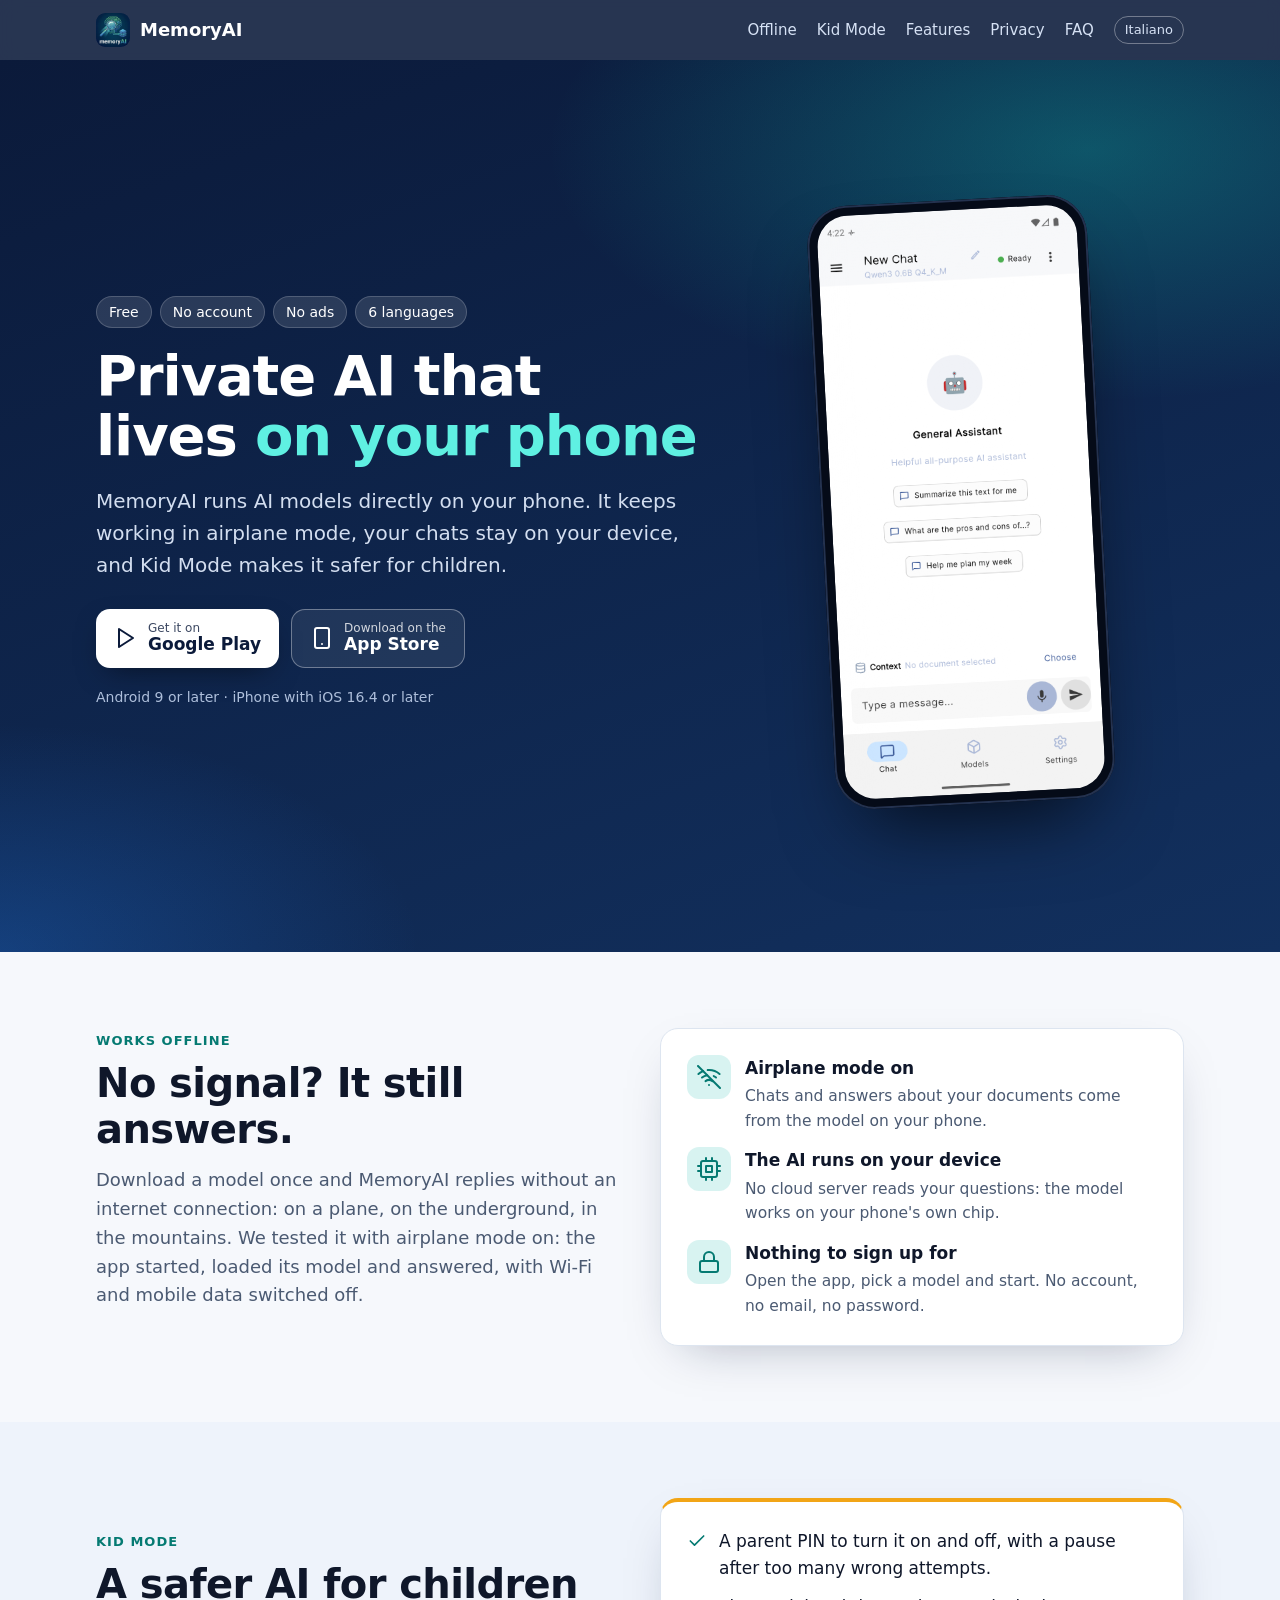
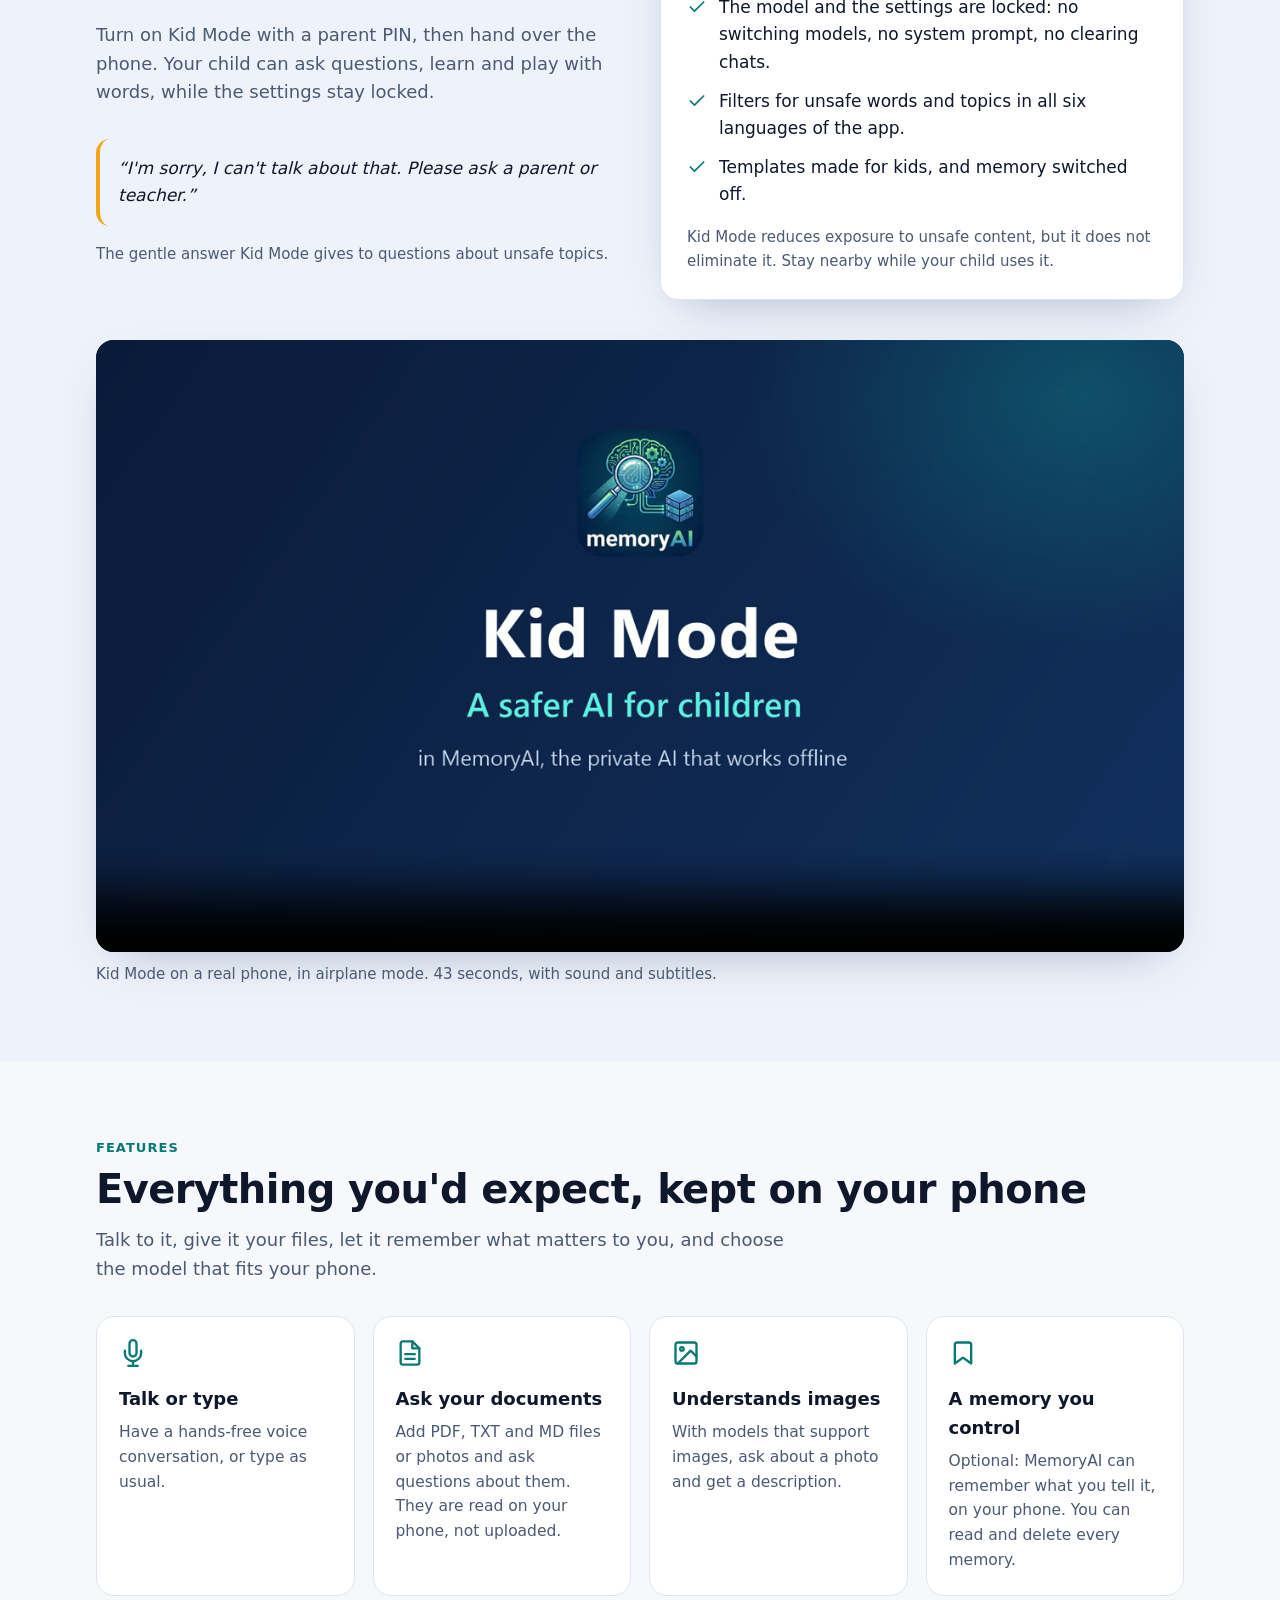
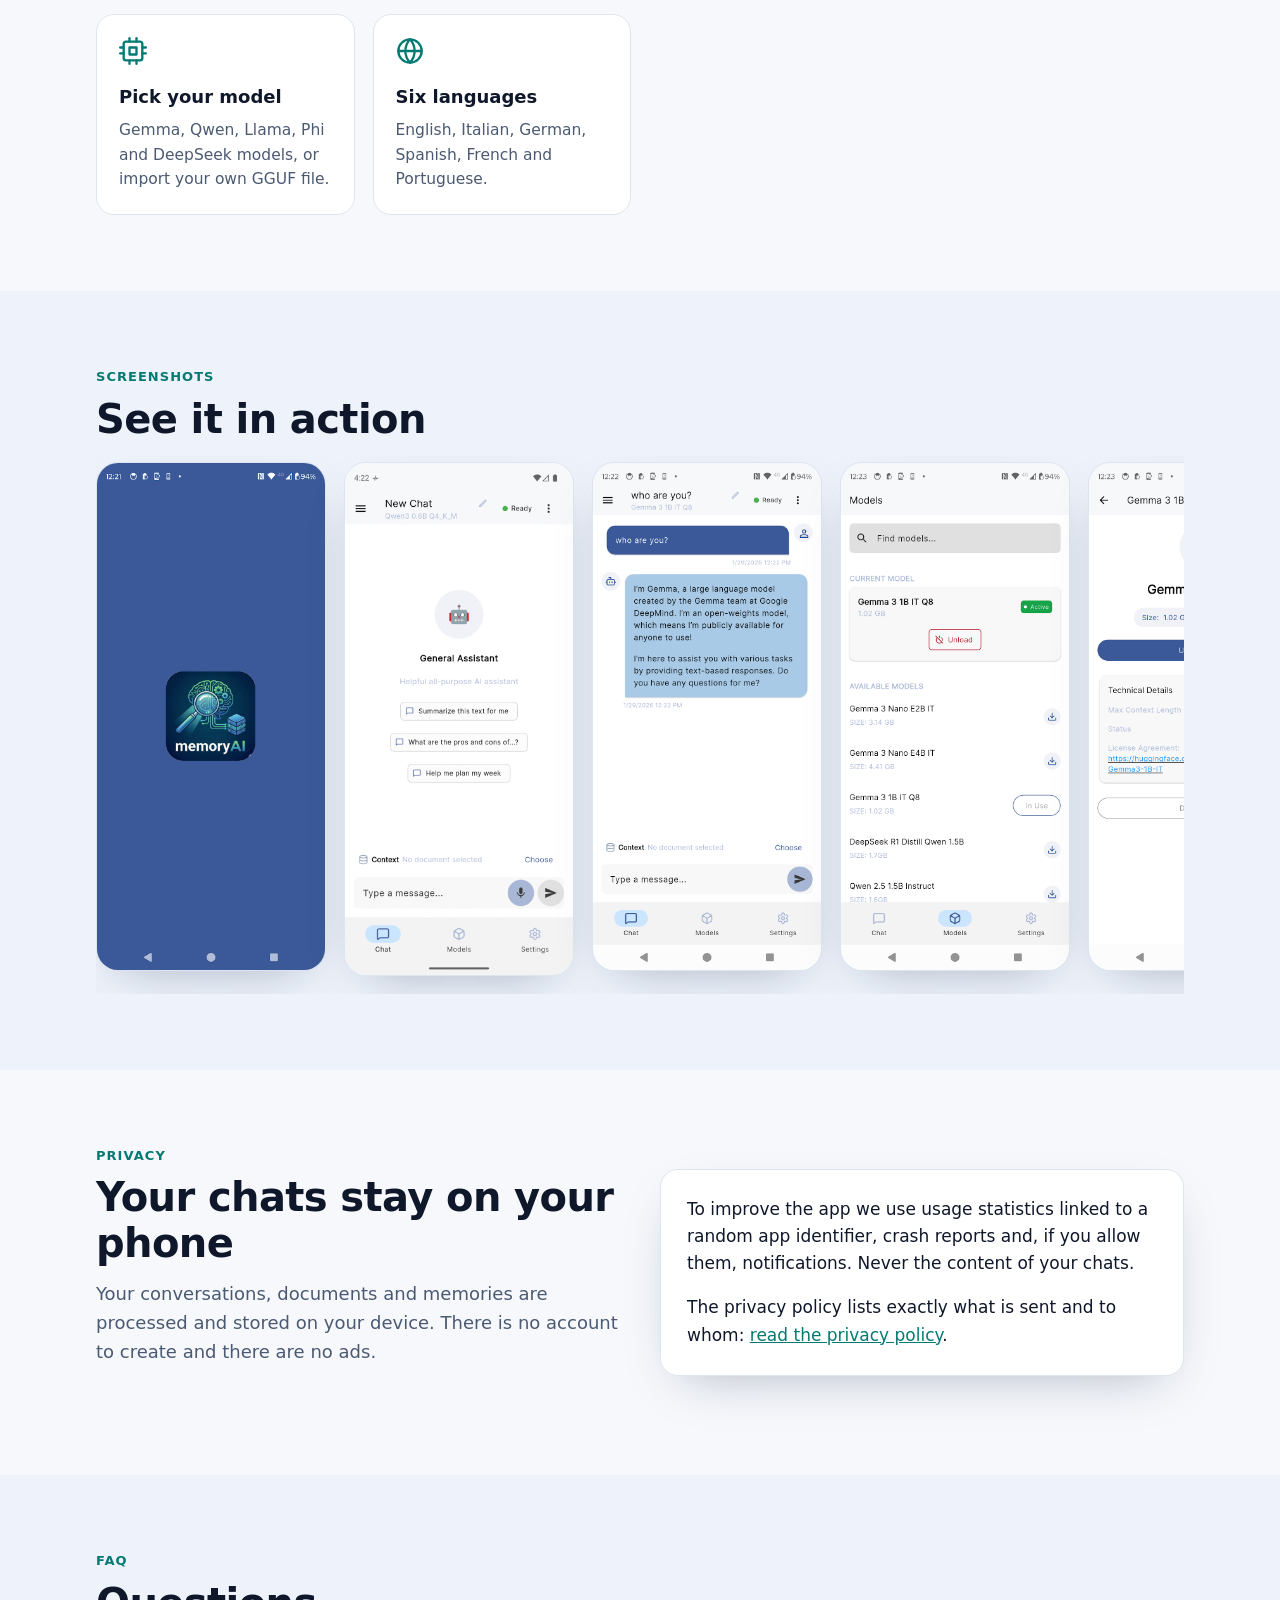
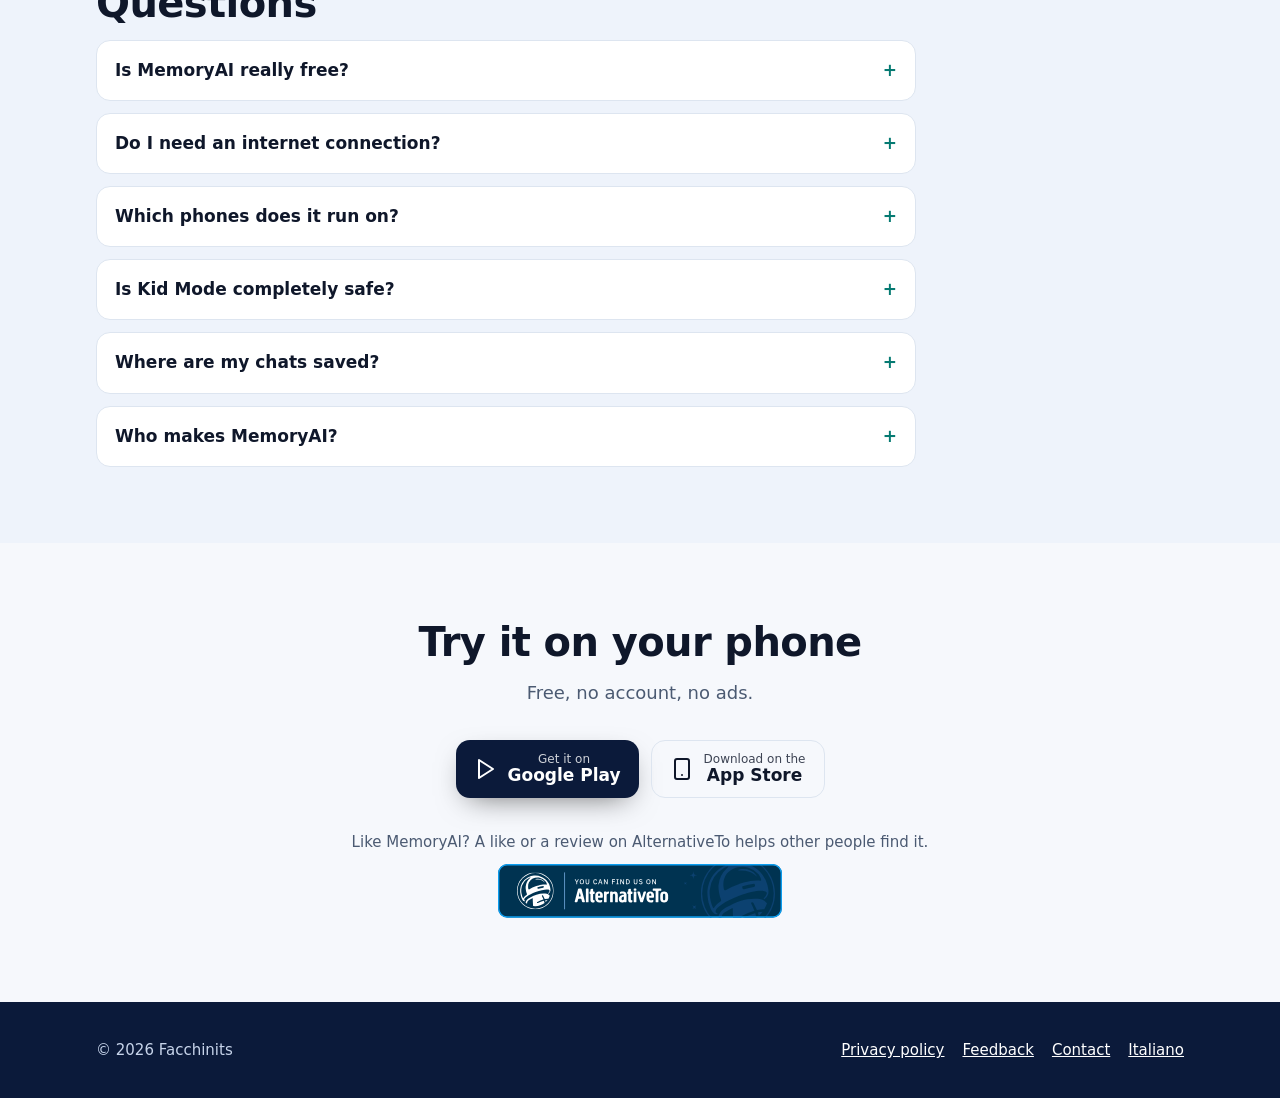
<file: index.html>
<!doctype html>
<html lang="en">
<head>
  <meta charset="utf-8">
  <meta name="viewport" content="width=device-width, initial-scale=1">
  <title>MemoryAI — Private AI on your phone that works offline</title>
  <meta name="description" content="MemoryAI runs AI models directly on your phone. It works offline, keeps your chats on your device and has a Kid Mode with a parent PIN. Free, no account, no ads.">
  <meta name="theme-color" content="#0b1a3a">
  <link rel="icon" type="image/png" sizes="64x64" href="assets/img/icon-64.png">
  <link rel="apple-touch-icon" href="assets/img/icon-192.png">
  <link rel="canonical" href="https://alessandrofacchini.github.io/memoryai/">
  <link rel="alternate" hreflang="en" href="https://alessandrofacchini.github.io/memoryai/">
  <link rel="alternate" hreflang="it" href="https://alessandrofacchini.github.io/memoryai/it/">
  <link rel="alternate" hreflang="x-default" href="https://alessandrofacchini.github.io/memoryai/">
  <meta property="og:type" content="website">
  <meta property="og:url" content="https://alessandrofacchini.github.io/memoryai/">
  <meta property="og:title" content="MemoryAI — Private AI on your phone that works offline">
  <meta property="og:description" content="AI that runs on your phone: works in airplane mode, keeps your chats on your device, with a Kid Mode for children. Free, no account, no ads.">
  <meta property="og:image" content="https://alessandrofacchini.github.io/memoryai/assets/img/icon-512.png">
  <link rel="stylesheet" href="assets/style.css">
</head>
<body>
<!-- Icons: Feather Icons (MIT licence) -->
<svg xmlns="http://www.w3.org/2000/svg" style="display:none">
  <symbol id="i-wifi-off" viewBox="0 0 24 24"><line x1="1" y1="1" x2="23" y2="23"/><path d="M16.72 11.06A10.94 10.94 0 0 1 19 12.55"/><path d="M5 12.55a10.94 10.94 0 0 1 5.17-2.39"/><path d="M10.71 5.05A16 16 0 0 1 22.58 9"/><path d="M1.42 9a15.91 15.91 0 0 1 4.7-2.88"/><path d="M8.53 16.11a6 6 0 0 1 6.95 0"/><line x1="12" y1="20" x2="12.01" y2="20"/></symbol>
  <symbol id="i-lock" viewBox="0 0 24 24"><rect x="3" y="11" width="18" height="11" rx="2" ry="2"/><path d="M7 11V7a5 5 0 0 1 10 0v4"/></symbol>
  <symbol id="i-cpu" viewBox="0 0 24 24"><rect x="4" y="4" width="16" height="16" rx="2" ry="2"/><rect x="9" y="9" width="6" height="6"/><line x1="9" y1="1" x2="9" y2="4"/><line x1="15" y1="1" x2="15" y2="4"/><line x1="9" y1="20" x2="9" y2="23"/><line x1="15" y1="20" x2="15" y2="23"/><line x1="20" y1="9" x2="23" y2="9"/><line x1="20" y1="14" x2="23" y2="14"/><line x1="1" y1="9" x2="4" y2="9"/><line x1="1" y1="14" x2="4" y2="14"/></symbol>
  <symbol id="i-mic" viewBox="0 0 24 24"><path d="M12 1a3 3 0 0 0-3 3v8a3 3 0 0 0 6 0V4a3 3 0 0 0-3-3z"/><path d="M19 10v2a7 7 0 0 1-14 0v-2"/><line x1="12" y1="19" x2="12" y2="23"/><line x1="8" y1="23" x2="16" y2="23"/></symbol>
  <symbol id="i-file" viewBox="0 0 24 24"><path d="M14 2H6a2 2 0 0 0-2 2v16a2 2 0 0 0 2 2h12a2 2 0 0 0 2-2V8z"/><polyline points="14 2 14 8 20 8"/><line x1="16" y1="13" x2="8" y2="13"/><line x1="16" y1="17" x2="8" y2="17"/></symbol>
  <symbol id="i-image" viewBox="0 0 24 24"><rect x="3" y="3" width="18" height="18" rx="2" ry="2"/><circle cx="8.5" cy="8.5" r="1.5"/><polyline points="21 15 16 10 5 21"/></symbol>
  <symbol id="i-bookmark" viewBox="0 0 24 24"><path d="M19 21l-7-5-7 5V5a2 2 0 0 1 2-2h10a2 2 0 0 1 2 2z"/></symbol>
  <symbol id="i-globe" viewBox="0 0 24 24"><circle cx="12" cy="12" r="10"/><line x1="2" y1="12" x2="22" y2="12"/><path d="M12 2a15.3 15.3 0 0 1 4 10 15.3 15.3 0 0 1-4 10 15.3 15.3 0 0 1-4-10 15.3 15.3 0 0 1 4-10z"/></symbol>
  <symbol id="i-check" viewBox="0 0 24 24"><polyline points="20 6 9 17 4 12"/></symbol>
  <symbol id="i-play" viewBox="0 0 24 24"><polygon points="5 3 19 12 5 21 5 3"/></symbol>
  <symbol id="i-phone" viewBox="0 0 24 24"><rect x="5" y="2" width="14" height="20" rx="2" ry="2"/><line x1="12" y1="18" x2="12.01" y2="18"/></symbol>
</svg>

<header class="site-header">
  <div class="wrap">
    <a class="brand" href="index.html"><img src="assets/img/icon-192.png" alt="" width="34" height="34">MemoryAI</a>
    <nav class="nav" aria-label="Main">
      <a href="#offline">Offline</a>
      <a href="#kid-mode">Kid Mode</a>
      <a href="#features">Features</a>
      <a href="#privacy">Privacy</a>
      <a href="#faq">FAQ</a>
      <a class="lang" href="it/index.html" hreflang="it" lang="it">Italiano</a>
    </nav>
  </div>
</header>

<main>
  <section class="hero" aria-labelledby="hero-title">
    <div class="wrap">
      <div>
        <ul class="eyebrow">
          <li>Free</li>
          <li>No account</li>
          <li>No ads</li>
          <li>6 languages</li>
        </ul>
        <h1 id="hero-title">Private AI that lives <span>on your phone</span></h1>
        <p class="lead">MemoryAI runs AI models directly on your phone. It keeps working in airplane mode, your chats stay on your device, and Kid Mode makes it safer for children.</p>
        <div class="stores">
          <a class="btn btn-light" href="https://play.google.com/store/apps/details?id=com.ts.memoryai">
            <svg class="ic" aria-hidden="true"><use href="#i-play"/></svg>
            <span><small>Get it on</small><span class="t">Google Play</span></span>
          </a>
          <a class="btn btn-ghost" href="https://apps.apple.com/app/memoryai/id6758719586">
            <svg class="ic" aria-hidden="true"><use href="#i-phone"/></svg>
            <span><small>Download on the</small><span class="t">App Store</span></span>
          </a>
        </div>
        <p class="req">Android 9 or later · iPhone with iOS 16.4 or later</p>
      </div>
      <div class="phone">
        <img src="assets/img/shots/shot-2.webp" alt="MemoryAI on an Android phone" width="360" height="780">
      </div>
    </div>
  </section>

  <section id="offline" aria-labelledby="offline-title">
    <div class="wrap split">
      <div>
        <p class="kicker">Works offline</p>
        <h2 id="offline-title">No signal? It still answers.</h2>
        <p class="intro">Download a model once and MemoryAI replies without an internet connection: on a plane, on the underground, in the mountains. We tested it with airplane mode on: the app started, loaded its model and answered, with Wi-Fi and mobile data switched off.</p>
      </div>
      <div class="panel offline-card">
        <div class="row">
          <span class="badge"><svg class="ic" aria-hidden="true"><use href="#i-wifi-off"/></svg></span>
          <div><h3>Airplane mode on</h3><p>Chats and answers about your documents come from the model on your phone.</p></div>
        </div>
        <div class="row">
          <span class="badge"><svg class="ic" aria-hidden="true"><use href="#i-cpu"/></svg></span>
          <div><h3>The AI runs on your device</h3><p>No cloud server reads your questions: the model works on your phone's own chip.</p></div>
        </div>
        <div class="row">
          <span class="badge"><svg class="ic" aria-hidden="true"><use href="#i-lock"/></svg></span>
          <div><h3>Nothing to sign up for</h3><p>Open the app, pick a model and start. No account, no email, no password.</p></div>
        </div>
      </div>
    </div>
  </section>

  <section id="kid-mode" class="alt kid" aria-labelledby="kid-title">
    <div class="wrap split">
      <div>
        <p class="kicker">Kid Mode</p>
        <h2 id="kid-title">A safer AI for children</h2>
        <p class="intro">Turn on Kid Mode with a parent PIN, then hand over the phone. Your child can ask questions, learn and play with words, while the settings stay locked.</p>
        <blockquote class="quote">“I'm sorry, I can't talk about that. Please ask a parent or teacher.”</blockquote>
        <p class="note">The gentle answer Kid Mode gives to questions about unsafe topics.</p>
      </div>
      <div class="panel">
        <ul class="checks">
          <li><svg class="ic" aria-hidden="true"><use href="#i-check"/></svg><span>A parent PIN to turn it on and off, with a pause after too many wrong attempts.</span></li>
          <li><svg class="ic" aria-hidden="true"><use href="#i-check"/></svg><span>The model and the settings are locked: no switching models, no system prompt, no clearing chats.</span></li>
          <li><svg class="ic" aria-hidden="true"><use href="#i-check"/></svg><span>Filters for unsafe words and topics in all six languages of the app.</span></li>
          <li><svg class="ic" aria-hidden="true"><use href="#i-check"/></svg><span>Templates made for kids, and memory switched off.</span></li>
        </ul>
        <p class="note">Kid Mode reduces exposure to unsafe content, but it does not eliminate it. Stay nearby while your child uses it.</p>
      </div>
    </div>
    <div class="wrap">
      <figure class="video">
        <video controls preload="none" playsinline poster="assets/video/memoryai-kid-mode.jpg" width="1920" height="1080">
          <source src="assets/video/memoryai-kid-mode.mp4" type="video/mp4">
        </video>
        <figcaption>Kid Mode on a real phone, in airplane mode. 43 seconds, with sound and subtitles.</figcaption>
      </figure>
    </div>
  </section>

  <section id="features" aria-labelledby="features-title">
    <div class="wrap">
      <p class="kicker">Features</p>
      <h2 id="features-title">Everything you'd expect, kept on your phone</h2>
      <p class="intro">Talk to it, give it your files, let it remember what matters to you, and choose the model that fits your phone.</p>
      <div class="grid">
        <article class="card">
          <svg class="ic" aria-hidden="true"><use href="#i-mic"/></svg>
          <h3>Talk or type</h3>
          <p>Have a hands-free voice conversation, or type as usual.</p>
        </article>
        <article class="card">
          <svg class="ic" aria-hidden="true"><use href="#i-file"/></svg>
          <h3>Ask your documents</h3>
          <p>Add PDF, TXT and MD files or photos and ask questions about them. They are read on your phone, not uploaded.</p>
        </article>
        <article class="card">
          <svg class="ic" aria-hidden="true"><use href="#i-image"/></svg>
          <h3>Understands images</h3>
          <p>With models that support images, ask about a photo and get a description.</p>
        </article>
        <article class="card">
          <svg class="ic" aria-hidden="true"><use href="#i-bookmark"/></svg>
          <h3>A memory you control</h3>
          <p>Optional: MemoryAI can remember what you tell it, on your phone. You can read and delete every memory.</p>
        </article>
        <article class="card">
          <svg class="ic" aria-hidden="true"><use href="#i-cpu"/></svg>
          <h3>Pick your model</h3>
          <p>Gemma, Qwen, Llama, Phi and DeepSeek models, or import your own GGUF file.</p>
        </article>
        <article class="card">
          <svg class="ic" aria-hidden="true"><use href="#i-globe"/></svg>
          <h3>Six languages</h3>
          <p>English, Italian, German, Spanish, French and Portuguese.</p>
        </article>
      </div>
    </div>
  </section>

  <section class="alt" aria-labelledby="shots-title">
    <div class="wrap">
      <p class="kicker">Screenshots</p>
      <h2 id="shots-title">See it in action</h2>
      <div class="gallery">
        <figure><img src="assets/img/shots/shot-1.webp" alt="MemoryAI screenshot 1" loading="lazy"></figure>
        <figure><img src="assets/img/shots/shot-2.webp" alt="MemoryAI screenshot 2" loading="lazy"></figure>
        <figure><img src="assets/img/shots/shot-3.webp" alt="MemoryAI screenshot 3" loading="lazy"></figure>
        <figure><img src="assets/img/shots/shot-4.webp" alt="MemoryAI screenshot 4" loading="lazy"></figure>
        <figure><img src="assets/img/shots/shot-5.webp" alt="MemoryAI screenshot 5" loading="lazy"></figure>
        <figure><img src="assets/img/shots/shot-6.webp" alt="MemoryAI screenshot 6" loading="lazy"></figure>
      </div>
    </div>
  </section>

  <section id="privacy" aria-labelledby="privacy-title">
    <div class="wrap split">
      <div>
        <p class="kicker">Privacy</p>
        <h2 id="privacy-title">Your chats stay on your phone</h2>
        <p class="intro">Your conversations, documents and memories are processed and stored on your device. There is no account to create and there are no ads.</p>
      </div>
      <div class="panel">
        <p style="margin-top:0">To improve the app we use usage statistics linked to a random app identifier, crash reports and, if you allow them, notifications. Never the content of your chats.</p>
        <p style="margin-bottom:0">The privacy policy lists exactly what is sent and to whom: <a href="https://alessandrofacchini.github.io/memoryai-privacy/">read the privacy policy</a>.</p>
      </div>
    </div>
  </section>

  <section id="faq" class="alt" aria-labelledby="faq-title">
    <div class="wrap">
      <p class="kicker">FAQ</p>
      <h2 id="faq-title">Questions</h2>
      <div class="faq">
        <details>
          <summary>Is MemoryAI really free?</summary>
          <p>Yes. There is no subscription, no in-app purchase and no advertising.</p>
        </details>
        <details>
          <summary>Do I need an internet connection?</summary>
          <p>Only to download a model, and for optional extras such as notifications. Once a model is on your phone, you can chat and ask about your documents without a connection.</p>
        </details>
        <details>
          <summary>Which phones does it run on?</summary>
          <p>Android 9 or later, and iPhone with iOS 16.4 or later. Models need storage space, a few gigabytes to start with, and phones with more memory (RAM) can run larger models.</p>
        </details>
        <details>
          <summary>Is Kid Mode completely safe?</summary>
          <p>No filter is perfect. Kid Mode reduces exposure to unsafe content, but it does not eliminate it. Stay nearby while your child uses it.</p>
        </details>
        <details>
          <summary>Where are my chats saved?</summary>
          <p>On your phone. If you use the backup option, a copy goes to your own Google Drive or iCloud.</p>
        </details>
        <details>
          <summary>Who makes MemoryAI?</summary>
          <p>Facchinits, an independent developer based in Italy. Questions and ideas are welcome at <a href="mailto:postmaster@facchinits.it">postmaster@facchinits.it</a>.</p>
        </details>
      </div>
    </div>
  </section>

  <section class="cta" aria-labelledby="cta-title">
    <div class="wrap">
      <h2 id="cta-title">Try it on your phone</h2>
      <p class="intro" style="margin-left:auto;margin-right:auto">Free, no account, no ads.</p>
      <div class="stores">
        <a class="btn btn-light" href="https://play.google.com/store/apps/details?id=com.ts.memoryai">
          <svg class="ic" aria-hidden="true"><use href="#i-play"/></svg>
          <span><small>Get it on</small><span class="t">Google Play</span></span>
        </a>
        <a class="btn btn-ghost" href="https://apps.apple.com/app/memoryai/id6758719586">
          <svg class="ic" aria-hidden="true"><use href="#i-phone"/></svg>
          <span><small>Download on the</small><span class="t">App Store</span></span>
        </a>
      </div>
      <p class="listed">Like MemoryAI? A like or a review on AlternativeTo helps other people find it.</p>
      <a class="badge-link" href="https://alternativeto.net/software/memoryai/about/?utm_source=badge&amp;utm_medium=referral"><img src="assets/img/alternativeto-badge.svg" alt="MemoryAI on AlternativeTo" width="284" height="54" loading="lazy"></a>
    </div>
  </section>
</main>

<footer class="site-footer">
  <div class="wrap">
    <span>© 2026 Facchinits</span>
    <nav aria-label="Footer">
      <a href="https://alessandrofacchini.github.io/memoryai-privacy/">Privacy policy</a>
      <a href="https://github.com/alessandrofacchini/memoryai-feedback">Feedback</a>
      <a href="mailto:postmaster@facchinits.it">Contact</a>
      <a href="it/index.html" hreflang="it" lang="it">Italiano</a>
    </nav>
  </div>
</footer>
</body>
</html>
</file>
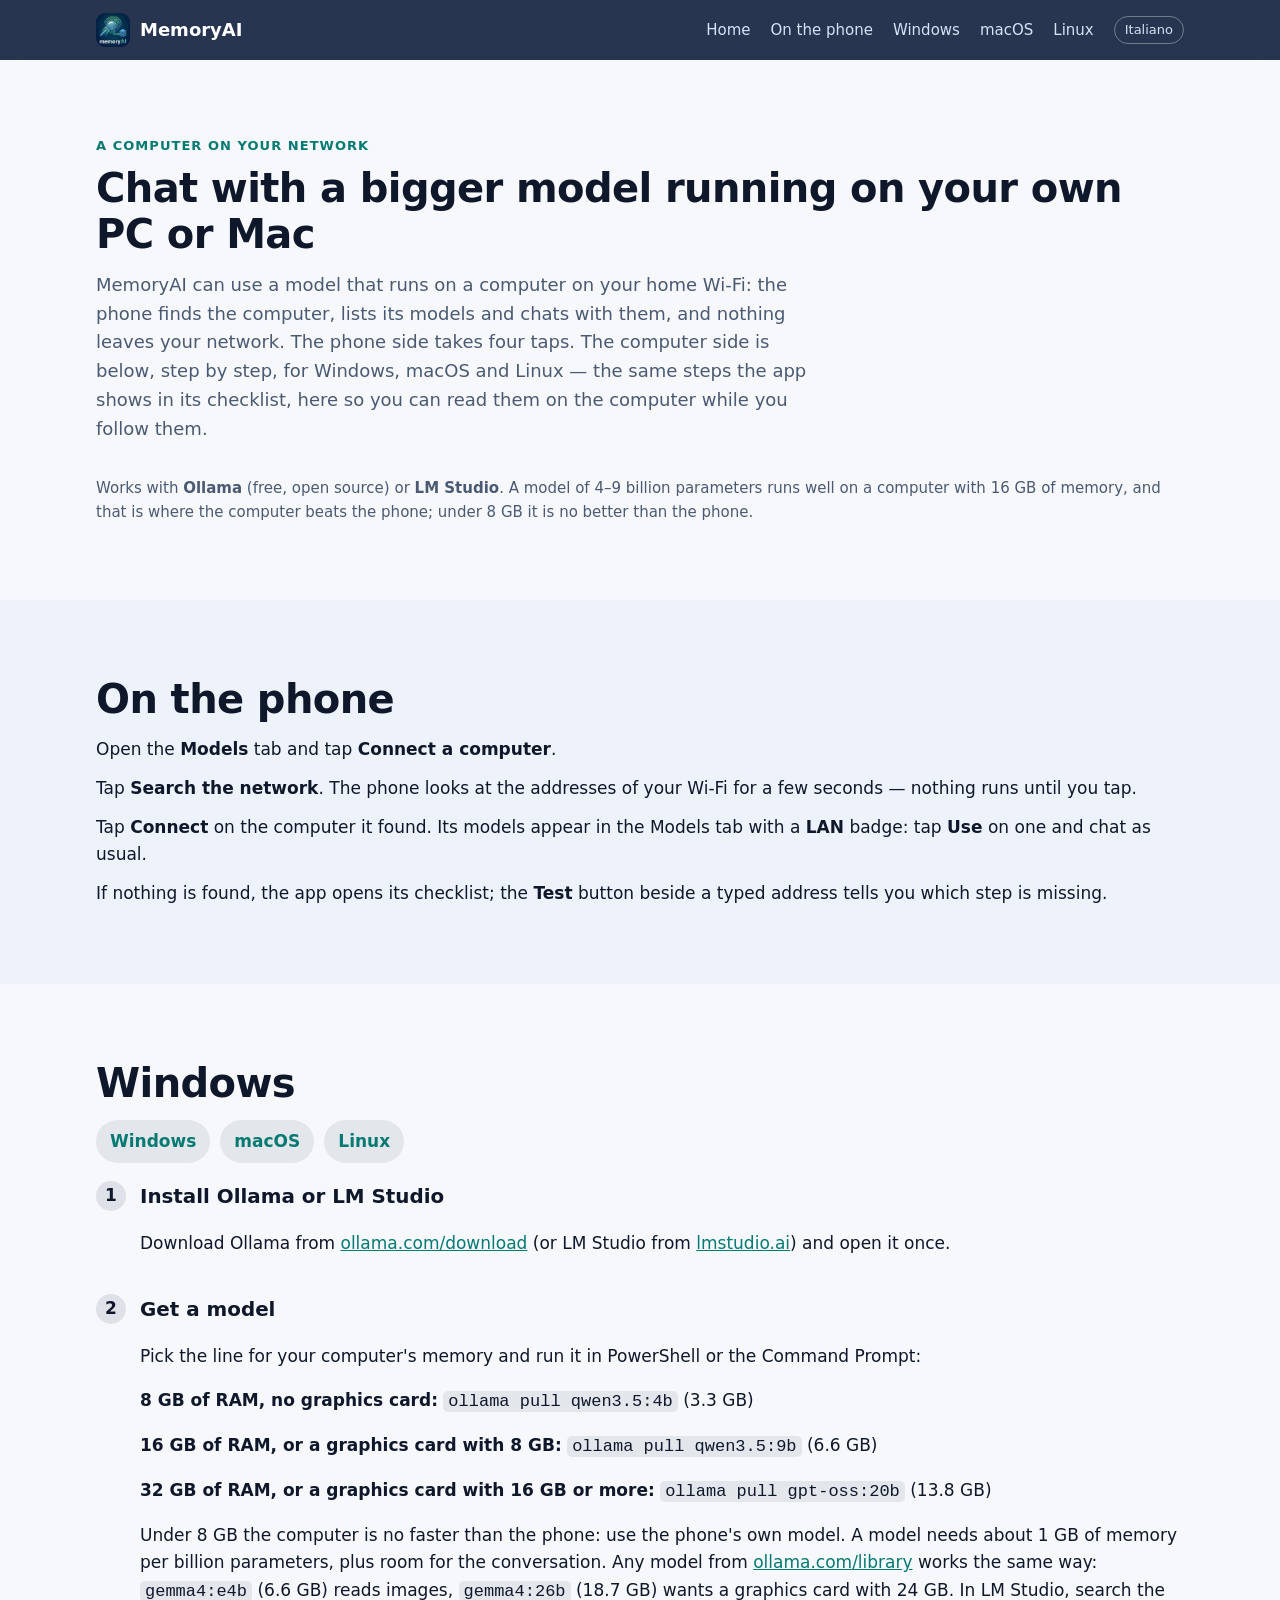
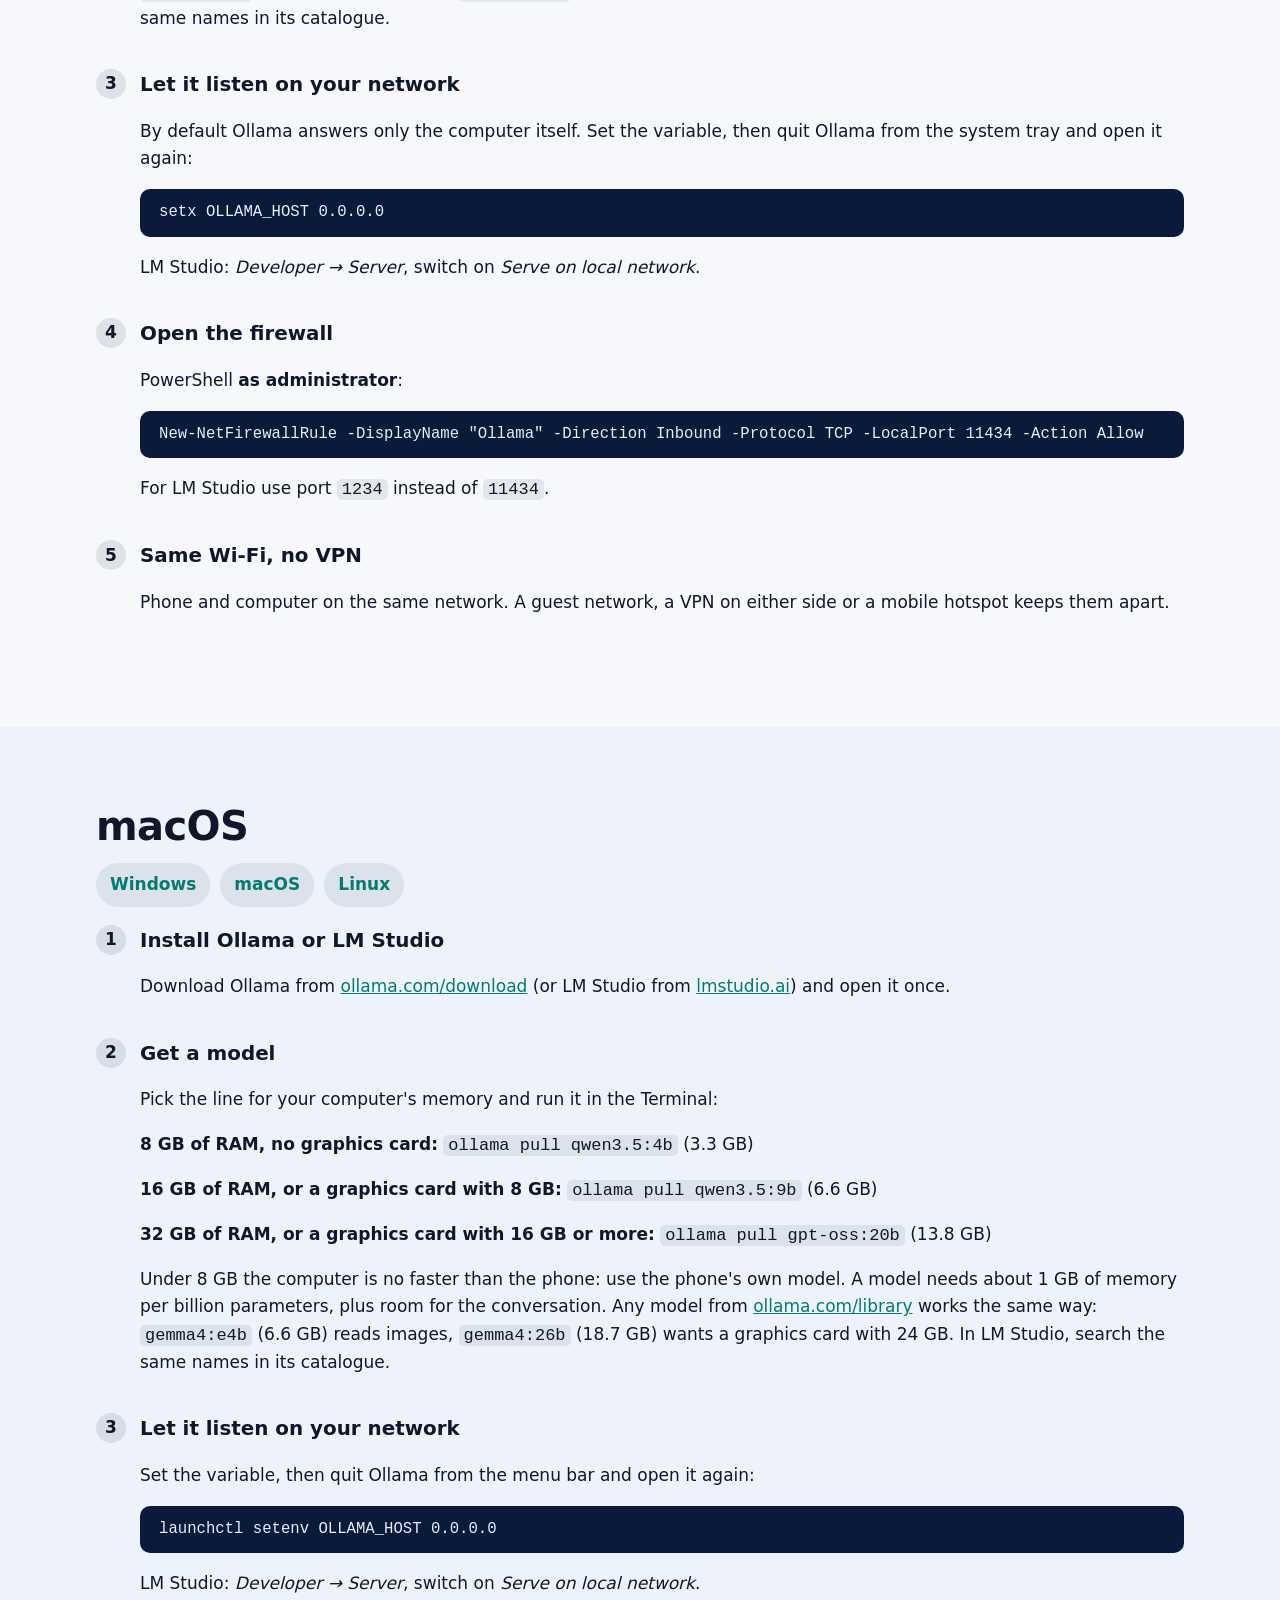
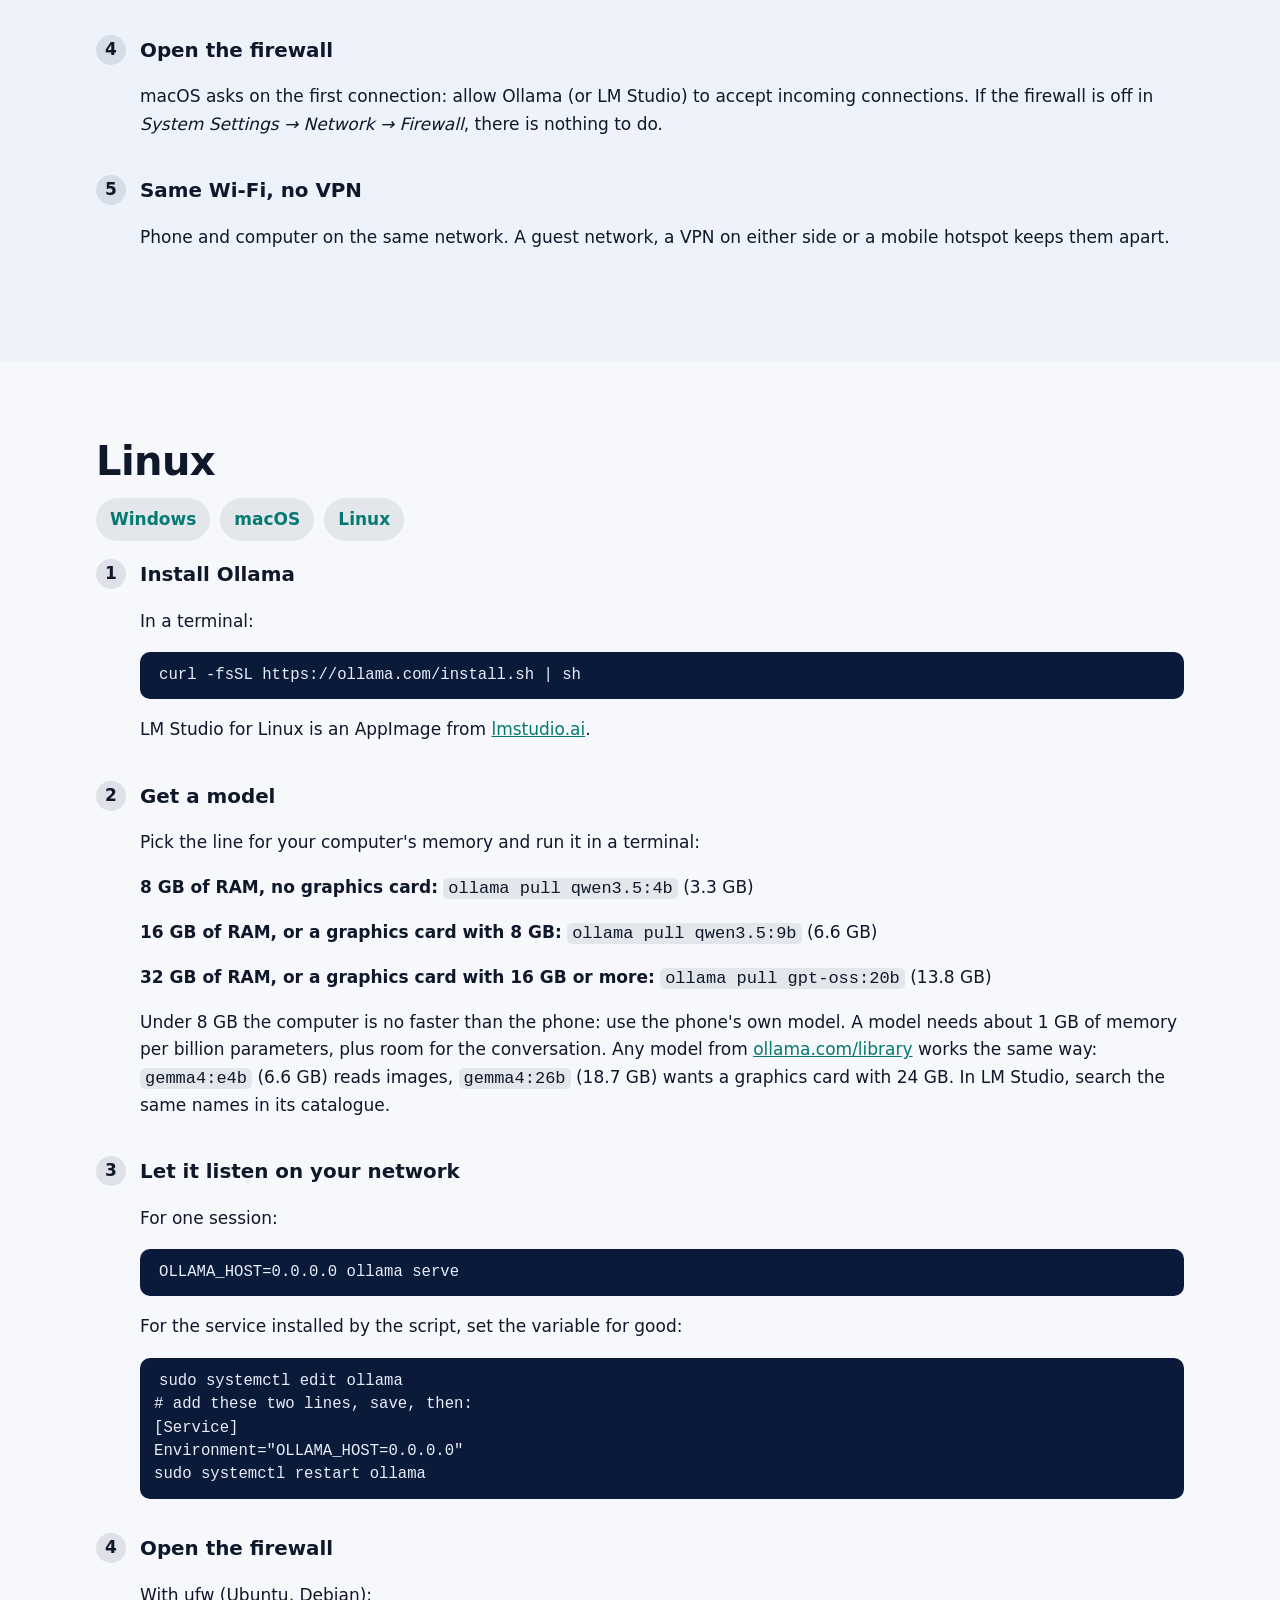
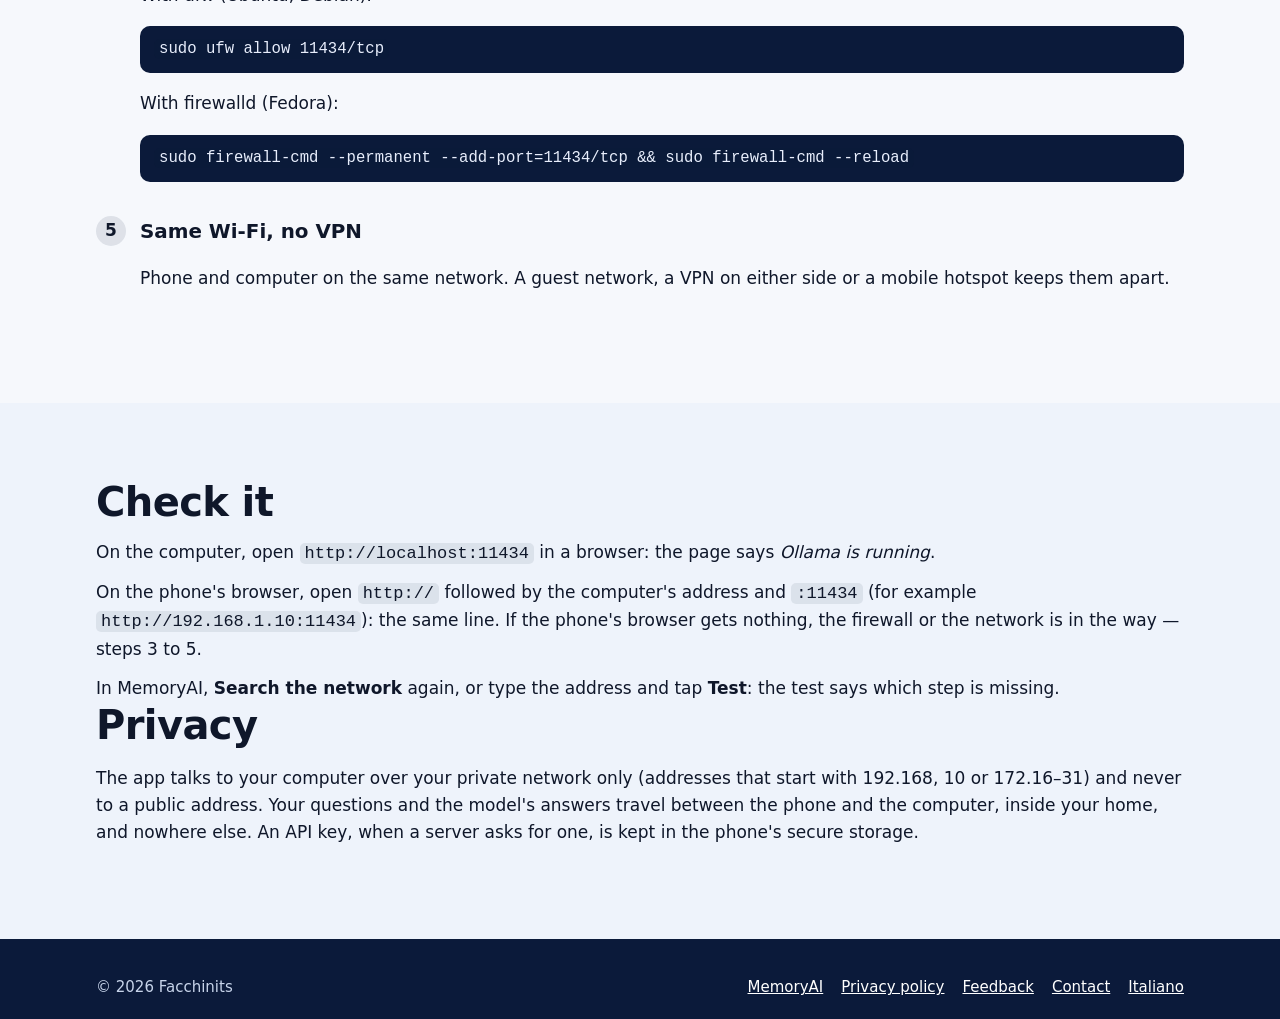
<file: connect/index.html>
<!doctype html>
<html lang="en">
<head>
  <meta charset="utf-8">
  <meta name="viewport" content="width=device-width, initial-scale=1">
  <title>Connect your computer — MemoryAI</title>
  <meta name="description" content="Chat from MemoryAI with a bigger model running on your own PC or Mac: how to set up Ollama or LM Studio on Windows, macOS and Linux so the phone finds it on your home Wi‑Fi.">
  <meta name="theme-color" content="#0b1a3a">
  <link rel="icon" type="image/png" sizes="64x64" href="../assets/img/icon-64.png">
  <link rel="apple-touch-icon" href="../assets/img/icon-192.png">
  <link rel="canonical" href="https://alessandrofacchini.github.io/memoryai/connect/">
  <link rel="alternate" hreflang="en" href="https://alessandrofacchini.github.io/memoryai/connect/">
  <link rel="alternate" hreflang="it" href="https://alessandrofacchini.github.io/memoryai/it/connect/">
  <link rel="alternate" hreflang="x-default" href="https://alessandrofacchini.github.io/memoryai/connect/">
  <meta property="og:type" content="article">
  <meta property="og:url" content="https://alessandrofacchini.github.io/memoryai/connect/">
  <meta property="og:title" content="Connect your computer — MemoryAI">
  <meta property="og:description" content="Set up Ollama or LM Studio on Windows, macOS or Linux and chat with its models from MemoryAI over your home Wi‑Fi.">
  <meta property="og:image" content="https://alessandrofacchini.github.io/memoryai/assets/img/icon-512.png">
  <link rel="stylesheet" href="../assets/style.css">
  <style>
    pre { background: #0b1a3a; color: #e8eefc; padding: 12px 14px; border-radius: 10px; overflow-x: auto; font-size: 0.92em; line-height: 1.5; margin: 8px 0 14px; }
    code { font-family: ui-monospace, SFMono-Regular, Menlo, Consolas, monospace; }
    p code, li code { background: rgba(11,26,58,.08); padding: 1px 5px; border-radius: 5px; }
    .steps { counter-reset: step; list-style: none; padding: 0; margin: 0; }
    .steps > li { counter-increment: step; position: relative; padding: 0 0 18px 44px; }
    .steps > li::before { content: counter(step); position: absolute; left: 0; top: 0; width: 30px; height: 30px; border-radius: 50%; background: rgba(11,26,58,.1); display: flex; align-items: center; justify-content: center; font-weight: 600; }
    .steps h3 { margin: 2px 0 6px; }
    .os-nav { display: flex; flex-wrap: wrap; gap: 10px; margin: 0 0 18px; }
    .os-nav a { padding: 8px 14px; border-radius: 999px; background: rgba(11,26,58,.08); text-decoration: none; font-weight: 600; }
  </style>
</head>
<body>
<header class="site-header">
  <div class="wrap">
    <a class="brand" href="../index.html"><img src="../assets/img/icon-192.png" alt="" width="34" height="34">MemoryAI</a>
    <nav class="nav" aria-label="Main">
      <a href="../index.html">Home</a>
      <a href="#phone">On the phone</a>
      <a href="#windows">Windows</a>
      <a href="#macos">macOS</a>
      <a href="#linux">Linux</a>
      <a class="lang" href="../it/connect/index.html" hreflang="it" lang="it">Italiano</a>
    </nav>
  </div>
</header>

<main>
  <section aria-labelledby="title">
    <div class="wrap">
      <p class="kicker">A computer on your network</p>
      <h2 id="title">Chat with a bigger model running on your own PC or Mac</h2>
      <p class="intro">MemoryAI can use a model that runs on a computer on your home Wi‑Fi: the phone finds the computer, lists its models and chats with them, and nothing leaves your network. The phone side takes four taps. The computer side is below, step by step, for Windows, macOS and Linux — the same steps the app shows in its checklist, here so you can read them on the computer while you follow them.</p>
      <p class="note">Works with <strong>Ollama</strong> (free, open source) or <strong>LM Studio</strong>. A model of 4–9 billion parameters runs well on a computer with 16 GB of memory, and that is where the computer beats the phone; under 8 GB it is no better than the phone.</p>
    </div>
  </section>

  <section id="phone" class="alt" aria-labelledby="phone-title">
    <div class="wrap">
      <h2 id="phone-title">On the phone</h2>
      <ul class="checks">
        <li><span>Open the <strong>Models</strong> tab and tap <strong>Connect a computer</strong>.</span></li>
        <li><span>Tap <strong>Search the network</strong>. The phone looks at the addresses of your Wi‑Fi for a few seconds — nothing runs until you tap.</span></li>
        <li><span>Tap <strong>Connect</strong> on the computer it found. Its models appear in the Models tab with a <strong>LAN</strong> badge: tap <strong>Use</strong> on one and chat as usual.</span></li>
        <li><span>If nothing is found, the app opens its checklist; the <strong>Test</strong> button beside a typed address tells you which step is missing.</span></li>
      </ul>
    </div>
  </section>

  <section id="windows" aria-labelledby="windows-title">
    <div class="wrap">
      <h2 id="windows-title">Windows</h2>
      <nav class="os-nav" aria-label="Operating system"><a href="#windows">Windows</a><a href="#macos">macOS</a><a href="#linux">Linux</a></nav>
      <ol class="steps">
        <li><h3>Install Ollama or LM Studio</h3><p>Download Ollama from <a href="https://ollama.com/download">ollama.com/download</a> (or LM Studio from <a href="https://lmstudio.ai">lmstudio.ai</a>) and open it once.</p></li>
        <li><h3>Get a model</h3><p>Pick the line for your computer's memory and run it in PowerShell or the Command Prompt:</p><p><strong>8 GB of RAM, no graphics card:</strong> <code>ollama pull qwen3.5:4b</code> (3.3 GB)</p><p><strong>16 GB of RAM, or a graphics card with 8 GB:</strong> <code>ollama pull qwen3.5:9b</code> (6.6 GB)</p><p><strong>32 GB of RAM, or a graphics card with 16 GB or more:</strong> <code>ollama pull gpt-oss:20b</code> (13.8 GB)</p><p>Under 8 GB the computer is no faster than the phone: use the phone's own model. A model needs about 1 GB of memory per billion parameters, plus room for the conversation. Any model from <a href="https://ollama.com/library">ollama.com/library</a> works the same way: <code>gemma4:e4b</code> (6.6 GB) reads images, <code>gemma4:26b</code> (18.7 GB) wants a graphics card with 24 GB. In LM Studio, search the same names in its catalogue.</p></li>
        <li><h3>Let it listen on your network</h3><p>By default Ollama answers only the computer itself. Set the variable, then quit Ollama from the system tray and open it again:</p><pre><code>setx OLLAMA_HOST 0.0.0.0</code></pre><p>LM Studio: <em>Developer → Server</em>, switch on <em>Serve on local network</em>.</p></li>
        <li><h3>Open the firewall</h3><p>PowerShell <strong>as administrator</strong>:</p><pre><code>New-NetFirewallRule -DisplayName "Ollama" -Direction Inbound -Protocol TCP -LocalPort 11434 -Action Allow</code></pre><p>For LM Studio use port <code>1234</code> instead of <code>11434</code>.</p></li>
        <li><h3>Same Wi‑Fi, no VPN</h3><p>Phone and computer on the same network. A guest network, a VPN on either side or a mobile hotspot keeps them apart.</p></li>
      </ol>
    </div>
  </section>

  <section id="macos" class="alt" aria-labelledby="macos-title">
    <div class="wrap">
      <h2 id="macos-title">macOS</h2>
      <nav class="os-nav" aria-label="Operating system"><a href="#windows">Windows</a><a href="#macos">macOS</a><a href="#linux">Linux</a></nav>
      <ol class="steps">
        <li><h3>Install Ollama or LM Studio</h3><p>Download Ollama from <a href="https://ollama.com/download">ollama.com/download</a> (or LM Studio from <a href="https://lmstudio.ai">lmstudio.ai</a>) and open it once.</p></li>
        <li><h3>Get a model</h3><p>Pick the line for your computer's memory and run it in the Terminal:</p><p><strong>8 GB of RAM, no graphics card:</strong> <code>ollama pull qwen3.5:4b</code> (3.3 GB)</p><p><strong>16 GB of RAM, or a graphics card with 8 GB:</strong> <code>ollama pull qwen3.5:9b</code> (6.6 GB)</p><p><strong>32 GB of RAM, or a graphics card with 16 GB or more:</strong> <code>ollama pull gpt-oss:20b</code> (13.8 GB)</p><p>Under 8 GB the computer is no faster than the phone: use the phone's own model. A model needs about 1 GB of memory per billion parameters, plus room for the conversation. Any model from <a href="https://ollama.com/library">ollama.com/library</a> works the same way: <code>gemma4:e4b</code> (6.6 GB) reads images, <code>gemma4:26b</code> (18.7 GB) wants a graphics card with 24 GB. In LM Studio, search the same names in its catalogue.</p></li>
        <li><h3>Let it listen on your network</h3><p>Set the variable, then quit Ollama from the menu bar and open it again:</p><pre><code>launchctl setenv OLLAMA_HOST 0.0.0.0</code></pre><p>LM Studio: <em>Developer → Server</em>, switch on <em>Serve on local network</em>.</p></li>
        <li><h3>Open the firewall</h3><p>macOS asks on the first connection: allow Ollama (or LM Studio) to accept incoming connections. If the firewall is off in <em>System Settings → Network → Firewall</em>, there is nothing to do.</p></li>
        <li><h3>Same Wi‑Fi, no VPN</h3><p>Phone and computer on the same network. A guest network, a VPN on either side or a mobile hotspot keeps them apart.</p></li>
      </ol>
    </div>
  </section>

  <section id="linux" aria-labelledby="linux-title">
    <div class="wrap">
      <h2 id="linux-title">Linux</h2>
      <nav class="os-nav" aria-label="Operating system"><a href="#windows">Windows</a><a href="#macos">macOS</a><a href="#linux">Linux</a></nav>
      <ol class="steps">
        <li><h3>Install Ollama</h3><p>In a terminal:</p><pre><code>curl -fsSL https://ollama.com/install.sh | sh</code></pre><p>LM Studio for Linux is an AppImage from <a href="https://lmstudio.ai">lmstudio.ai</a>.</p></li>
        <li><h3>Get a model</h3><p>Pick the line for your computer's memory and run it in a terminal:</p><p><strong>8 GB of RAM, no graphics card:</strong> <code>ollama pull qwen3.5:4b</code> (3.3 GB)</p><p><strong>16 GB of RAM, or a graphics card with 8 GB:</strong> <code>ollama pull qwen3.5:9b</code> (6.6 GB)</p><p><strong>32 GB of RAM, or a graphics card with 16 GB or more:</strong> <code>ollama pull gpt-oss:20b</code> (13.8 GB)</p><p>Under 8 GB the computer is no faster than the phone: use the phone's own model. A model needs about 1 GB of memory per billion parameters, plus room for the conversation. Any model from <a href="https://ollama.com/library">ollama.com/library</a> works the same way: <code>gemma4:e4b</code> (6.6 GB) reads images, <code>gemma4:26b</code> (18.7 GB) wants a graphics card with 24 GB. In LM Studio, search the same names in its catalogue.</p></li>
        <li><h3>Let it listen on your network</h3><p>For one session:</p><pre><code>OLLAMA_HOST=0.0.0.0 ollama serve</code></pre><p>For the service installed by the script, set the variable for good:</p><pre><code>sudo systemctl edit ollama
# add these two lines, save, then:
[Service]
Environment="OLLAMA_HOST=0.0.0.0"
sudo systemctl restart ollama</code></pre></li>
        <li><h3>Open the firewall</h3><p>With ufw (Ubuntu, Debian):</p><pre><code>sudo ufw allow 11434/tcp</code></pre><p>With firewalld (Fedora):</p><pre><code>sudo firewall-cmd --permanent --add-port=11434/tcp &amp;&amp; sudo firewall-cmd --reload</code></pre></li>
        <li><h3>Same Wi‑Fi, no VPN</h3><p>Phone and computer on the same network. A guest network, a VPN on either side or a mobile hotspot keeps them apart.</p></li>
      </ol>
    </div>
  </section>

  <section class="alt" aria-labelledby="check-title">
    <div class="wrap">
      <h2 id="check-title">Check it</h2>
      <ul class="checks">
        <li><span>On the computer, open <code>http://localhost:11434</code> in a browser: the page says <em>Ollama is running</em>.</span></li>
        <li><span>On the phone's browser, open <code>http://</code> followed by the computer's address and <code>:11434</code> (for example <code>http://192.168.1.10:11434</code>): the same line. If the phone's browser gets nothing, the firewall or the network is in the way — steps 3 to 5.</span></li>
        <li><span>In MemoryAI, <strong>Search the network</strong> again, or type the address and tap <strong>Test</strong>: the test says which step is missing.</span></li>
      </ul>
      <h2>Privacy</h2>
      <p>The app talks to your computer over your private network only (addresses that start with 192.168, 10 or 172.16–31) and never to a public address. Your questions and the model's answers travel between the phone and the computer, inside your home, and nowhere else. An API key, when a server asks for one, is kept in the phone's secure storage.</p>
    </div>
  </section>
</main>

<footer class="site-footer">
  <div class="wrap">
    <span>© 2026 Facchinits</span>
    <nav aria-label="Footer">
      <a href="../index.html">MemoryAI</a>
      <a href="https://alessandrofacchini.github.io/memoryai-privacy/">Privacy policy</a>
      <a href="https://github.com/alessandrofacchini/memoryai-feedback">Feedback</a>
      <a href="mailto:postmaster@facchinits.it">Contact</a>
      <a href="../it/connect/index.html" hreflang="it" lang="it">Italiano</a>
    </nav>
  </div>
</footer>
</body>
</html>
</file>
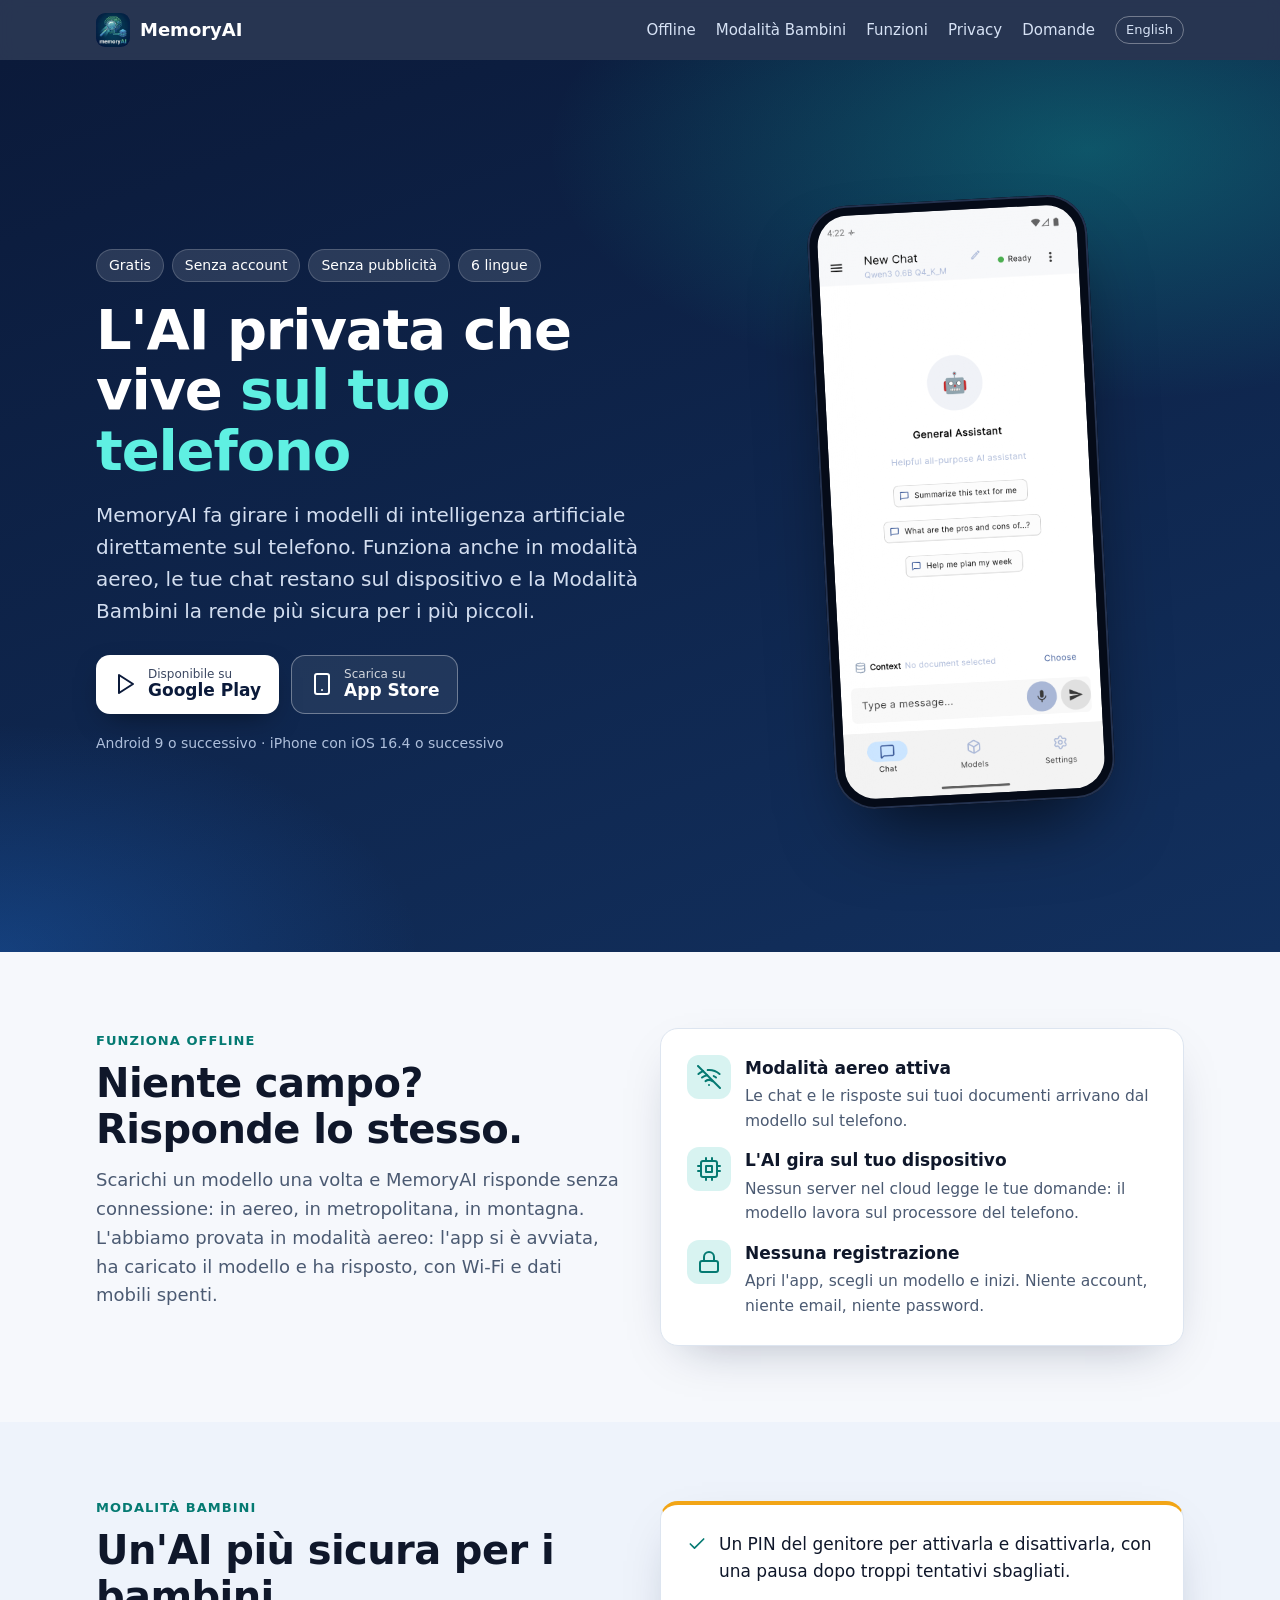
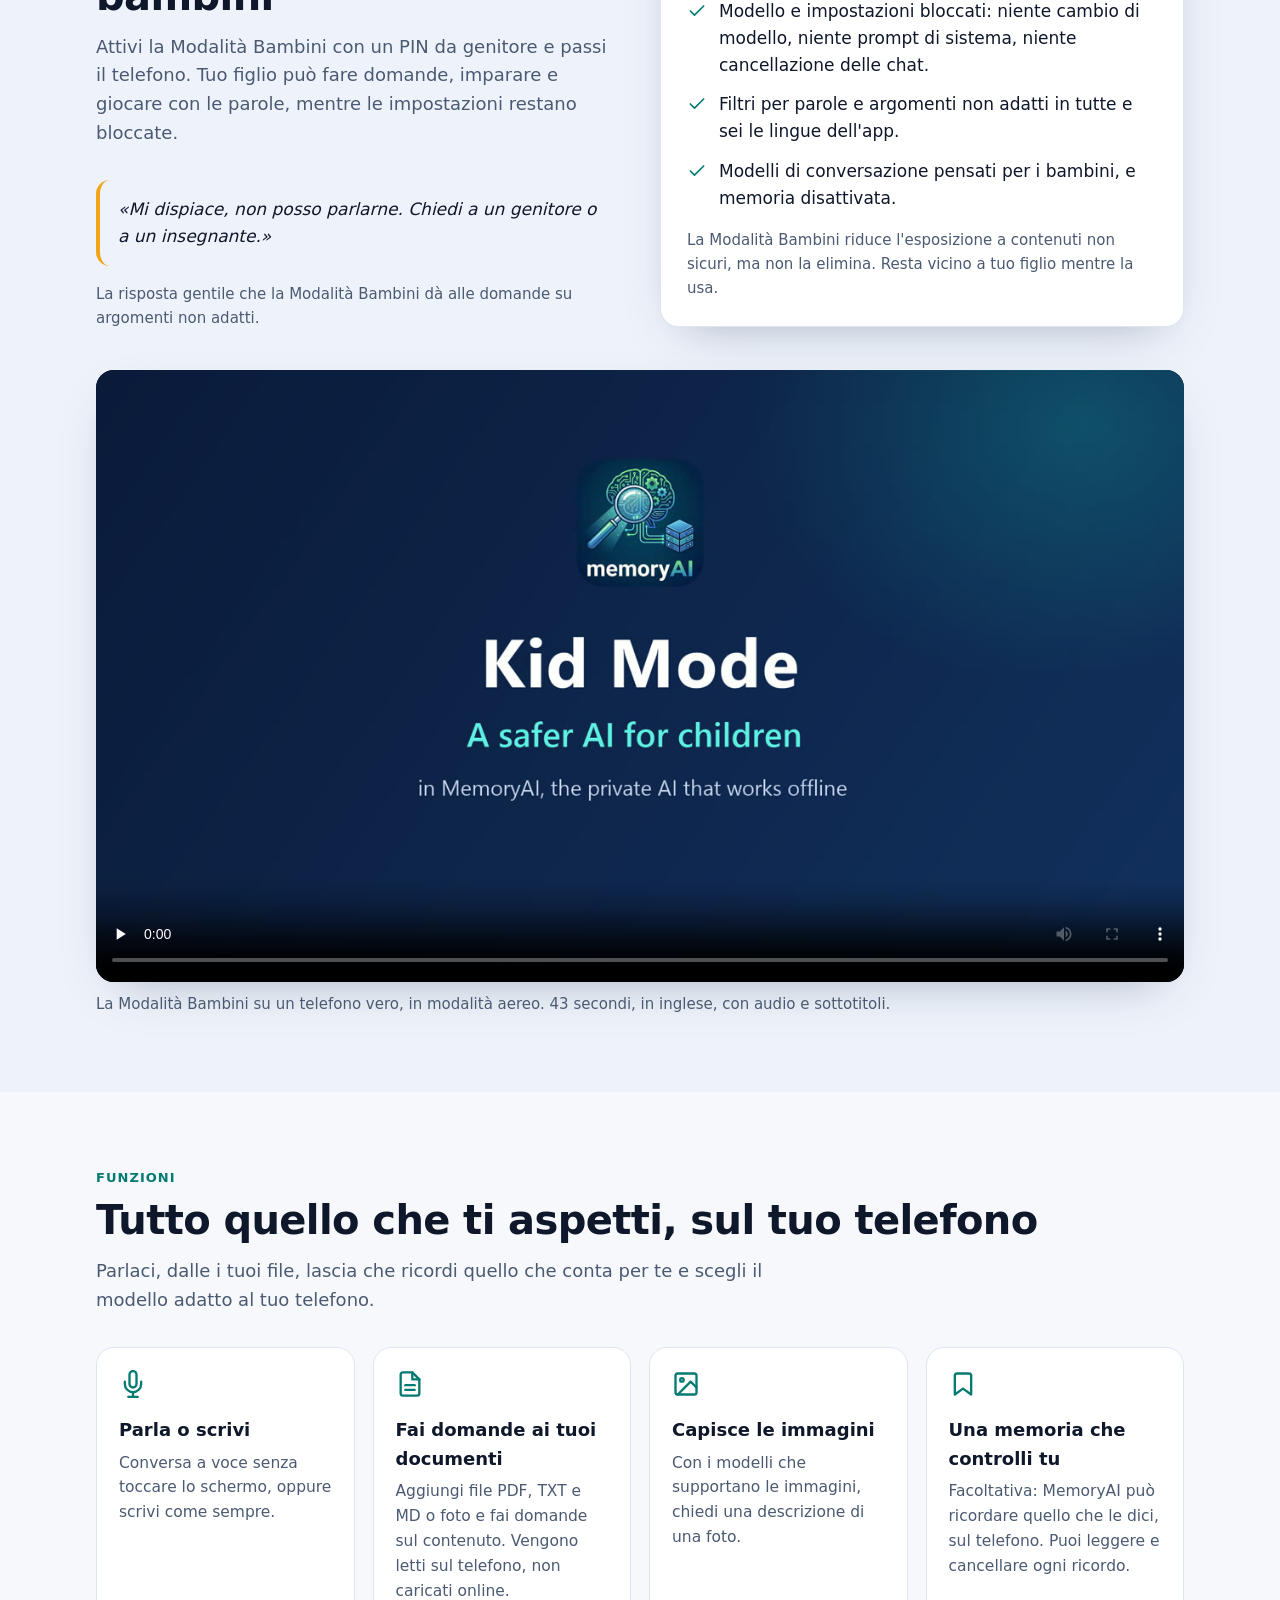
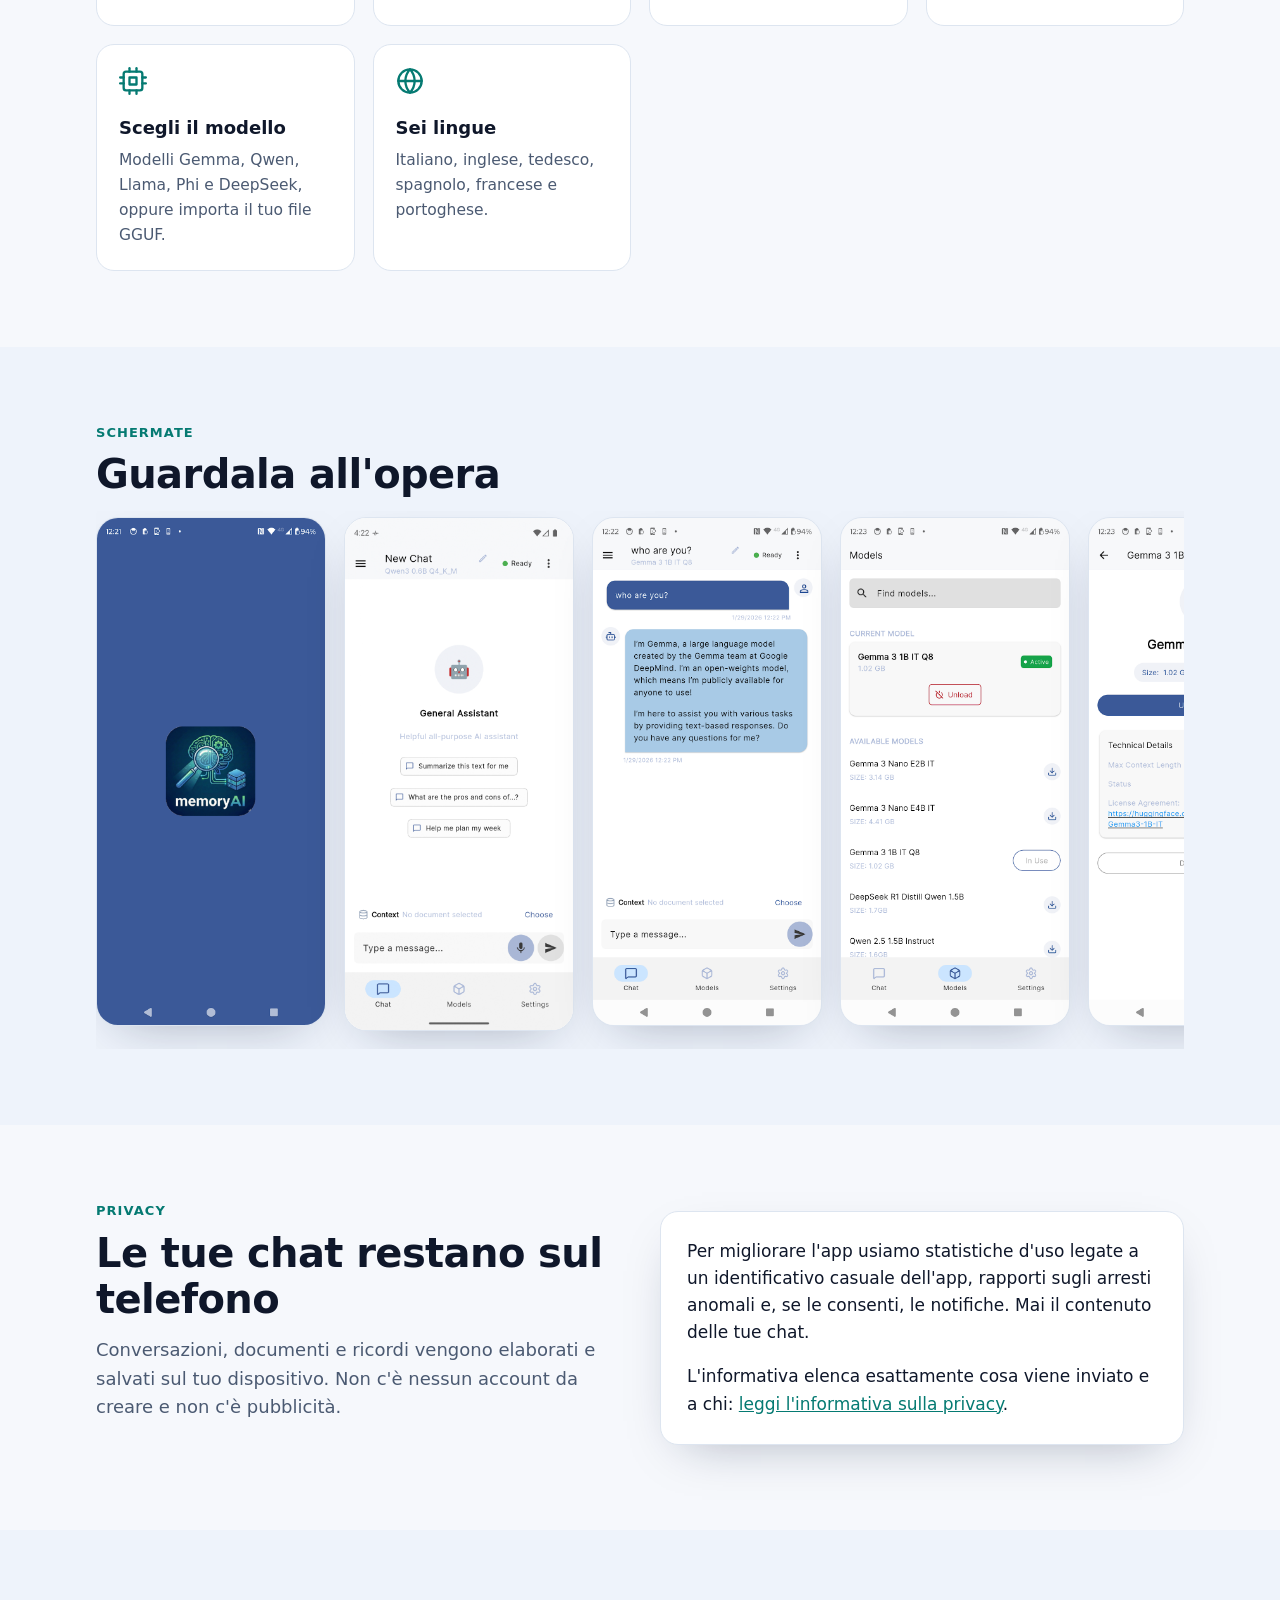
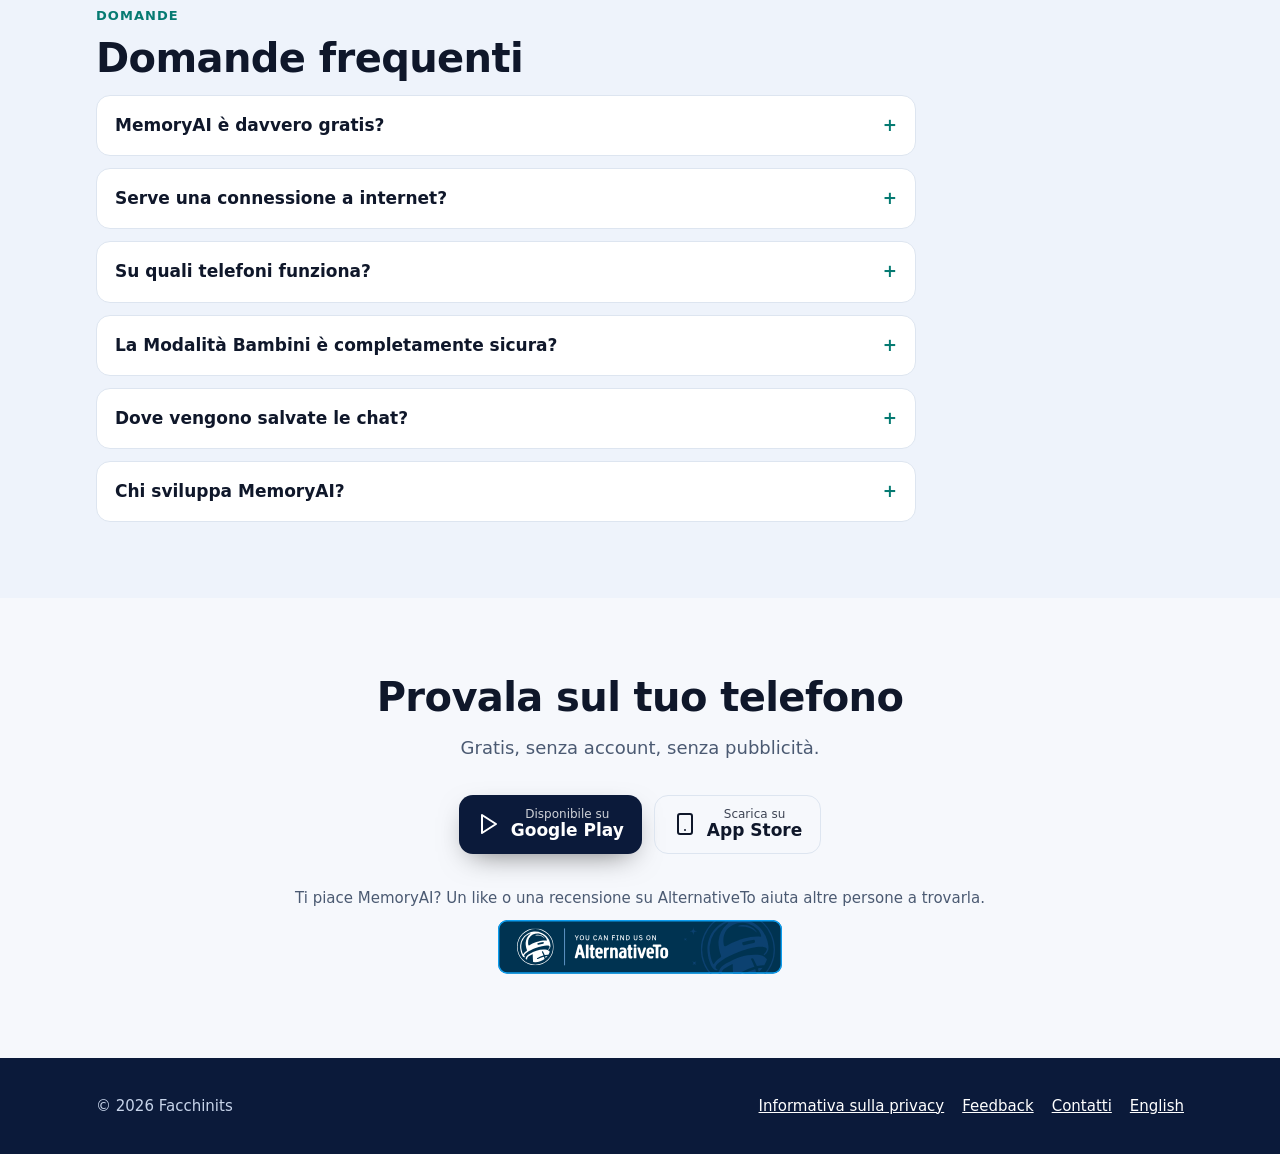
<file: it/index.html>
<!doctype html>
<html lang="it">
<head>
  <meta charset="utf-8">
  <meta name="viewport" content="width=device-width, initial-scale=1">
  <title>MemoryAI — L'AI privata sul tuo telefono, funziona anche offline</title>
  <meta name="description" content="MemoryAI fa girare l'intelligenza artificiale direttamente sul telefono. Funziona senza internet, le chat restano sul dispositivo e c'è una Modalità Bambini con PIN del genitore. Gratis, senza account, senza pubblicità.">
  <meta name="theme-color" content="#0b1a3a">
  <link rel="icon" type="image/png" sizes="64x64" href="../assets/img/icon-64.png">
  <link rel="apple-touch-icon" href="../assets/img/icon-192.png">
  <link rel="canonical" href="https://alessandrofacchini.github.io/memoryai/it/">
  <link rel="alternate" hreflang="en" href="https://alessandrofacchini.github.io/memoryai/">
  <link rel="alternate" hreflang="it" href="https://alessandrofacchini.github.io/memoryai/it/">
  <link rel="alternate" hreflang="x-default" href="https://alessandrofacchini.github.io/memoryai/">
  <meta property="og:type" content="website">
  <meta property="og:url" content="https://alessandrofacchini.github.io/memoryai/it/">
  <meta property="og:title" content="MemoryAI — L'AI privata sul tuo telefono, funziona anche offline">
  <meta property="og:description" content="Un'AI che gira sul telefono: funziona in modalità aereo, le chat restano sul dispositivo, con una Modalità Bambini. Gratis, senza account, senza pubblicità.">
  <meta property="og:image" content="https://alessandrofacchini.github.io/memoryai/assets/img/icon-512.png">
  <link rel="stylesheet" href="../assets/style.css">
</head>
<body>
<!-- Icons: Feather Icons (MIT licence) -->
<svg xmlns="http://www.w3.org/2000/svg" style="display:none">
  <symbol id="i-wifi-off" viewBox="0 0 24 24"><line x1="1" y1="1" x2="23" y2="23"/><path d="M16.72 11.06A10.94 10.94 0 0 1 19 12.55"/><path d="M5 12.55a10.94 10.94 0 0 1 5.17-2.39"/><path d="M10.71 5.05A16 16 0 0 1 22.58 9"/><path d="M1.42 9a15.91 15.91 0 0 1 4.7-2.88"/><path d="M8.53 16.11a6 6 0 0 1 6.95 0"/><line x1="12" y1="20" x2="12.01" y2="20"/></symbol>
  <symbol id="i-lock" viewBox="0 0 24 24"><rect x="3" y="11" width="18" height="11" rx="2" ry="2"/><path d="M7 11V7a5 5 0 0 1 10 0v4"/></symbol>
  <symbol id="i-cpu" viewBox="0 0 24 24"><rect x="4" y="4" width="16" height="16" rx="2" ry="2"/><rect x="9" y="9" width="6" height="6"/><line x1="9" y1="1" x2="9" y2="4"/><line x1="15" y1="1" x2="15" y2="4"/><line x1="9" y1="20" x2="9" y2="23"/><line x1="15" y1="20" x2="15" y2="23"/><line x1="20" y1="9" x2="23" y2="9"/><line x1="20" y1="14" x2="23" y2="14"/><line x1="1" y1="9" x2="4" y2="9"/><line x1="1" y1="14" x2="4" y2="14"/></symbol>
  <symbol id="i-mic" viewBox="0 0 24 24"><path d="M12 1a3 3 0 0 0-3 3v8a3 3 0 0 0 6 0V4a3 3 0 0 0-3-3z"/><path d="M19 10v2a7 7 0 0 1-14 0v-2"/><line x1="12" y1="19" x2="12" y2="23"/><line x1="8" y1="23" x2="16" y2="23"/></symbol>
  <symbol id="i-file" viewBox="0 0 24 24"><path d="M14 2H6a2 2 0 0 0-2 2v16a2 2 0 0 0 2 2h12a2 2 0 0 0 2-2V8z"/><polyline points="14 2 14 8 20 8"/><line x1="16" y1="13" x2="8" y2="13"/><line x1="16" y1="17" x2="8" y2="17"/></symbol>
  <symbol id="i-image" viewBox="0 0 24 24"><rect x="3" y="3" width="18" height="18" rx="2" ry="2"/><circle cx="8.5" cy="8.5" r="1.5"/><polyline points="21 15 16 10 5 21"/></symbol>
  <symbol id="i-bookmark" viewBox="0 0 24 24"><path d="M19 21l-7-5-7 5V5a2 2 0 0 1 2-2h10a2 2 0 0 1 2 2z"/></symbol>
  <symbol id="i-globe" viewBox="0 0 24 24"><circle cx="12" cy="12" r="10"/><line x1="2" y1="12" x2="22" y2="12"/><path d="M12 2a15.3 15.3 0 0 1 4 10 15.3 15.3 0 0 1-4 10 15.3 15.3 0 0 1-4-10 15.3 15.3 0 0 1 4-10z"/></symbol>
  <symbol id="i-check" viewBox="0 0 24 24"><polyline points="20 6 9 17 4 12"/></symbol>
  <symbol id="i-play" viewBox="0 0 24 24"><polygon points="5 3 19 12 5 21 5 3"/></symbol>
  <symbol id="i-phone" viewBox="0 0 24 24"><rect x="5" y="2" width="14" height="20" rx="2" ry="2"/><line x1="12" y1="18" x2="12.01" y2="18"/></symbol>
</svg>

<header class="site-header">
  <div class="wrap">
    <a class="brand" href="index.html"><img src="../assets/img/icon-192.png" alt="" width="34" height="34">MemoryAI</a>
    <nav class="nav" aria-label="Principale">
      <a href="#offline">Offline</a>
      <a href="#bambini">Modalità Bambini</a>
      <a href="#funzioni">Funzioni</a>
      <a href="#privacy">Privacy</a>
      <a href="#domande">Domande</a>
      <a class="lang" href="../index.html" hreflang="en" lang="en">English</a>
    </nav>
  </div>
</header>

<main>
  <section class="hero" aria-labelledby="hero-title">
    <div class="wrap">
      <div>
        <ul class="eyebrow">
          <li>Gratis</li>
          <li>Senza account</li>
          <li>Senza pubblicità</li>
          <li>6 lingue</li>
        </ul>
        <h1 id="hero-title">L'AI privata che vive <span>sul tuo telefono</span></h1>
        <p class="lead">MemoryAI fa girare i modelli di intelligenza artificiale direttamente sul telefono. Funziona anche in modalità aereo, le tue chat restano sul dispositivo e la Modalità Bambini la rende più sicura per i più piccoli.</p>
        <div class="stores">
          <a class="btn btn-light" href="https://play.google.com/store/apps/details?id=com.ts.memoryai">
            <svg class="ic" aria-hidden="true"><use href="#i-play"/></svg>
            <span><small>Disponibile su</small><span class="t">Google Play</span></span>
          </a>
          <a class="btn btn-ghost" href="https://apps.apple.com/app/memoryai/id6758719586">
            <svg class="ic" aria-hidden="true"><use href="#i-phone"/></svg>
            <span><small>Scarica su</small><span class="t">App Store</span></span>
          </a>
        </div>
        <p class="req">Android 9 o successivo · iPhone con iOS 16.4 o successivo</p>
      </div>
      <div class="phone">
        <img src="../assets/img/shots/shot-2.webp" alt="MemoryAI su un telefono Android" width="360" height="780">
      </div>
    </div>
  </section>

  <section id="offline" aria-labelledby="offline-title">
    <div class="wrap split">
      <div>
        <p class="kicker">Funziona offline</p>
        <h2 id="offline-title">Niente campo? Risponde lo stesso.</h2>
        <p class="intro">Scarichi un modello una volta e MemoryAI risponde senza connessione: in aereo, in metropolitana, in montagna. L'abbiamo provata in modalità aereo: l'app si è avviata, ha caricato il modello e ha risposto, con Wi-Fi e dati mobili spenti.</p>
      </div>
      <div class="panel offline-card">
        <div class="row">
          <span class="badge"><svg class="ic" aria-hidden="true"><use href="#i-wifi-off"/></svg></span>
          <div><h3>Modalità aereo attiva</h3><p>Le chat e le risposte sui tuoi documenti arrivano dal modello sul telefono.</p></div>
        </div>
        <div class="row">
          <span class="badge"><svg class="ic" aria-hidden="true"><use href="#i-cpu"/></svg></span>
          <div><h3>L'AI gira sul tuo dispositivo</h3><p>Nessun server nel cloud legge le tue domande: il modello lavora sul processore del telefono.</p></div>
        </div>
        <div class="row">
          <span class="badge"><svg class="ic" aria-hidden="true"><use href="#i-lock"/></svg></span>
          <div><h3>Nessuna registrazione</h3><p>Apri l'app, scegli un modello e inizi. Niente account, niente email, niente password.</p></div>
        </div>
      </div>
    </div>
  </section>

  <section id="bambini" class="alt kid" aria-labelledby="kid-title">
    <div class="wrap split">
      <div>
        <p class="kicker">Modalità Bambini</p>
        <h2 id="kid-title">Un'AI più sicura per i bambini</h2>
        <p class="intro">Attivi la Modalità Bambini con un PIN da genitore e passi il telefono. Tuo figlio può fare domande, imparare e giocare con le parole, mentre le impostazioni restano bloccate.</p>
        <blockquote class="quote">«Mi dispiace, non posso parlarne. Chiedi a un genitore o a un insegnante.»</blockquote>
        <p class="note">La risposta gentile che la Modalità Bambini dà alle domande su argomenti non adatti.</p>
      </div>
      <div class="panel">
        <ul class="checks">
          <li><svg class="ic" aria-hidden="true"><use href="#i-check"/></svg><span>Un PIN del genitore per attivarla e disattivarla, con una pausa dopo troppi tentativi sbagliati.</span></li>
          <li><svg class="ic" aria-hidden="true"><use href="#i-check"/></svg><span>Modello e impostazioni bloccati: niente cambio di modello, niente prompt di sistema, niente cancellazione delle chat.</span></li>
          <li><svg class="ic" aria-hidden="true"><use href="#i-check"/></svg><span>Filtri per parole e argomenti non adatti in tutte e sei le lingue dell'app.</span></li>
          <li><svg class="ic" aria-hidden="true"><use href="#i-check"/></svg><span>Modelli di conversazione pensati per i bambini, e memoria disattivata.</span></li>
        </ul>
        <p class="note">La Modalità Bambini riduce l'esposizione a contenuti non sicuri, ma non la elimina. Resta vicino a tuo figlio mentre la usa.</p>
      </div>
    </div>
    <div class="wrap">
      <figure class="video">
        <video controls preload="none" playsinline poster="../assets/video/memoryai-kid-mode.jpg" width="1920" height="1080" lang="en">
          <source src="../assets/video/memoryai-kid-mode.mp4" type="video/mp4">
        </video>
        <figcaption>La Modalità Bambini su un telefono vero, in modalità aereo. 43 secondi, in inglese, con audio e sottotitoli.</figcaption>
      </figure>
    </div>
  </section>

  <section id="funzioni" aria-labelledby="features-title">
    <div class="wrap">
      <p class="kicker">Funzioni</p>
      <h2 id="features-title">Tutto quello che ti aspetti, sul tuo telefono</h2>
      <p class="intro">Parlaci, dalle i tuoi file, lascia che ricordi quello che conta per te e scegli il modello adatto al tuo telefono.</p>
      <div class="grid">
        <article class="card">
          <svg class="ic" aria-hidden="true"><use href="#i-mic"/></svg>
          <h3>Parla o scrivi</h3>
          <p>Conversa a voce senza toccare lo schermo, oppure scrivi come sempre.</p>
        </article>
        <article class="card">
          <svg class="ic" aria-hidden="true"><use href="#i-file"/></svg>
          <h3>Fai domande ai tuoi documenti</h3>
          <p>Aggiungi file PDF, TXT e MD o foto e fai domande sul contenuto. Vengono letti sul telefono, non caricati online.</p>
        </article>
        <article class="card">
          <svg class="ic" aria-hidden="true"><use href="#i-image"/></svg>
          <h3>Capisce le immagini</h3>
          <p>Con i modelli che supportano le immagini, chiedi una descrizione di una foto.</p>
        </article>
        <article class="card">
          <svg class="ic" aria-hidden="true"><use href="#i-bookmark"/></svg>
          <h3>Una memoria che controlli tu</h3>
          <p>Facoltativa: MemoryAI può ricordare quello che le dici, sul telefono. Puoi leggere e cancellare ogni ricordo.</p>
        </article>
        <article class="card">
          <svg class="ic" aria-hidden="true"><use href="#i-cpu"/></svg>
          <h3>Scegli il modello</h3>
          <p>Modelli Gemma, Qwen, Llama, Phi e DeepSeek, oppure importa il tuo file GGUF.</p>
        </article>
        <article class="card">
          <svg class="ic" aria-hidden="true"><use href="#i-globe"/></svg>
          <h3>Sei lingue</h3>
          <p>Italiano, inglese, tedesco, spagnolo, francese e portoghese.</p>
        </article>
      </div>
    </div>
  </section>

  <section class="alt" aria-labelledby="shots-title">
    <div class="wrap">
      <p class="kicker">Schermate</p>
      <h2 id="shots-title">Guardala all'opera</h2>
      <div class="gallery">
        <figure><img src="../assets/img/shots/shot-1.webp" alt="Schermata di MemoryAI 1" loading="lazy"></figure>
        <figure><img src="../assets/img/shots/shot-2.webp" alt="Schermata di MemoryAI 2" loading="lazy"></figure>
        <figure><img src="../assets/img/shots/shot-3.webp" alt="Schermata di MemoryAI 3" loading="lazy"></figure>
        <figure><img src="../assets/img/shots/shot-4.webp" alt="Schermata di MemoryAI 4" loading="lazy"></figure>
        <figure><img src="../assets/img/shots/shot-5.webp" alt="Schermata di MemoryAI 5" loading="lazy"></figure>
        <figure><img src="../assets/img/shots/shot-6.webp" alt="Schermata di MemoryAI 6" loading="lazy"></figure>
      </div>
    </div>
  </section>

  <section id="privacy" aria-labelledby="privacy-title">
    <div class="wrap split">
      <div>
        <p class="kicker">Privacy</p>
        <h2 id="privacy-title">Le tue chat restano sul telefono</h2>
        <p class="intro">Conversazioni, documenti e ricordi vengono elaborati e salvati sul tuo dispositivo. Non c'è nessun account da creare e non c'è pubblicità.</p>
      </div>
      <div class="panel">
        <p style="margin-top:0">Per migliorare l'app usiamo statistiche d'uso legate a un identificativo casuale dell'app, rapporti sugli arresti anomali e, se le consenti, le notifiche. Mai il contenuto delle tue chat.</p>
        <p style="margin-bottom:0">L'informativa elenca esattamente cosa viene inviato e a chi: <a href="https://alessandrofacchini.github.io/memoryai-privacy/privacy-policy-it">leggi l'informativa sulla privacy</a>.</p>
      </div>
    </div>
  </section>

  <section id="domande" class="alt" aria-labelledby="faq-title">
    <div class="wrap">
      <p class="kicker">Domande</p>
      <h2 id="faq-title">Domande frequenti</h2>
      <div class="faq">
        <details>
          <summary>MemoryAI è davvero gratis?</summary>
          <p>Sì. Niente abbonamento, niente acquisti in app e niente pubblicità.</p>
        </details>
        <details>
          <summary>Serve una connessione a internet?</summary>
          <p>Solo per scaricare un modello e per servizi facoltativi come le notifiche. Una volta che il modello è sul telefono, puoi chattare e fare domande sui tuoi documenti senza connessione.</p>
        </details>
        <details>
          <summary>Su quali telefoni funziona?</summary>
          <p>Android 9 o successivo e iPhone con iOS 16.4 o successivo. I modelli occupano spazio, qualche gigabyte per iniziare, e i telefoni con più memoria (RAM) possono usare modelli più grandi.</p>
        </details>
        <details>
          <summary>La Modalità Bambini è completamente sicura?</summary>
          <p>Nessun filtro è perfetto. La Modalità Bambini riduce l'esposizione a contenuti non sicuri, ma non la elimina. Resta vicino a tuo figlio mentre la usa.</p>
        </details>
        <details>
          <summary>Dove vengono salvate le chat?</summary>
          <p>Sul tuo telefono. Se usi l'opzione di backup, una copia va sul tuo Google Drive o su iCloud.</p>
        </details>
        <details>
          <summary>Chi sviluppa MemoryAI?</summary>
          <p>Facchinits, uno sviluppatore indipendente con sede in Italia. Domande e idee sono benvenute a <a href="mailto:postmaster@facchinits.it">postmaster@facchinits.it</a>.</p>
        </details>
      </div>
    </div>
  </section>

  <section class="cta" aria-labelledby="cta-title">
    <div class="wrap">
      <h2 id="cta-title">Provala sul tuo telefono</h2>
      <p class="intro" style="margin-left:auto;margin-right:auto">Gratis, senza account, senza pubblicità.</p>
      <div class="stores">
        <a class="btn btn-light" href="https://play.google.com/store/apps/details?id=com.ts.memoryai">
          <svg class="ic" aria-hidden="true"><use href="#i-play"/></svg>
          <span><small>Disponibile su</small><span class="t">Google Play</span></span>
        </a>
        <a class="btn btn-ghost" href="https://apps.apple.com/app/memoryai/id6758719586">
          <svg class="ic" aria-hidden="true"><use href="#i-phone"/></svg>
          <span><small>Scarica su</small><span class="t">App Store</span></span>
        </a>
      </div>
      <p class="listed">Ti piace MemoryAI? Un like o una recensione su AlternativeTo aiuta altre persone a trovarla.</p>
      <a class="badge-link" href="https://alternativeto.net/software/memoryai/about/?utm_source=badge&amp;utm_medium=referral"><img src="../assets/img/alternativeto-badge.svg" alt="MemoryAI su AlternativeTo" width="284" height="54" loading="lazy"></a>
    </div>
  </section>
</main>

<footer class="site-footer">
  <div class="wrap">
    <span>© 2026 Facchinits</span>
    <nav aria-label="Piè di pagina">
      <a href="https://alessandrofacchini.github.io/memoryai-privacy/privacy-policy-it">Informativa sulla privacy</a>
      <a href="https://github.com/alessandrofacchini/memoryai-feedback">Feedback</a>
      <a href="mailto:postmaster@facchinits.it">Contatti</a>
      <a href="../index.html" hreflang="en" lang="en">English</a>
    </nav>
  </div>
</footer>
</body>
</html>
</file>
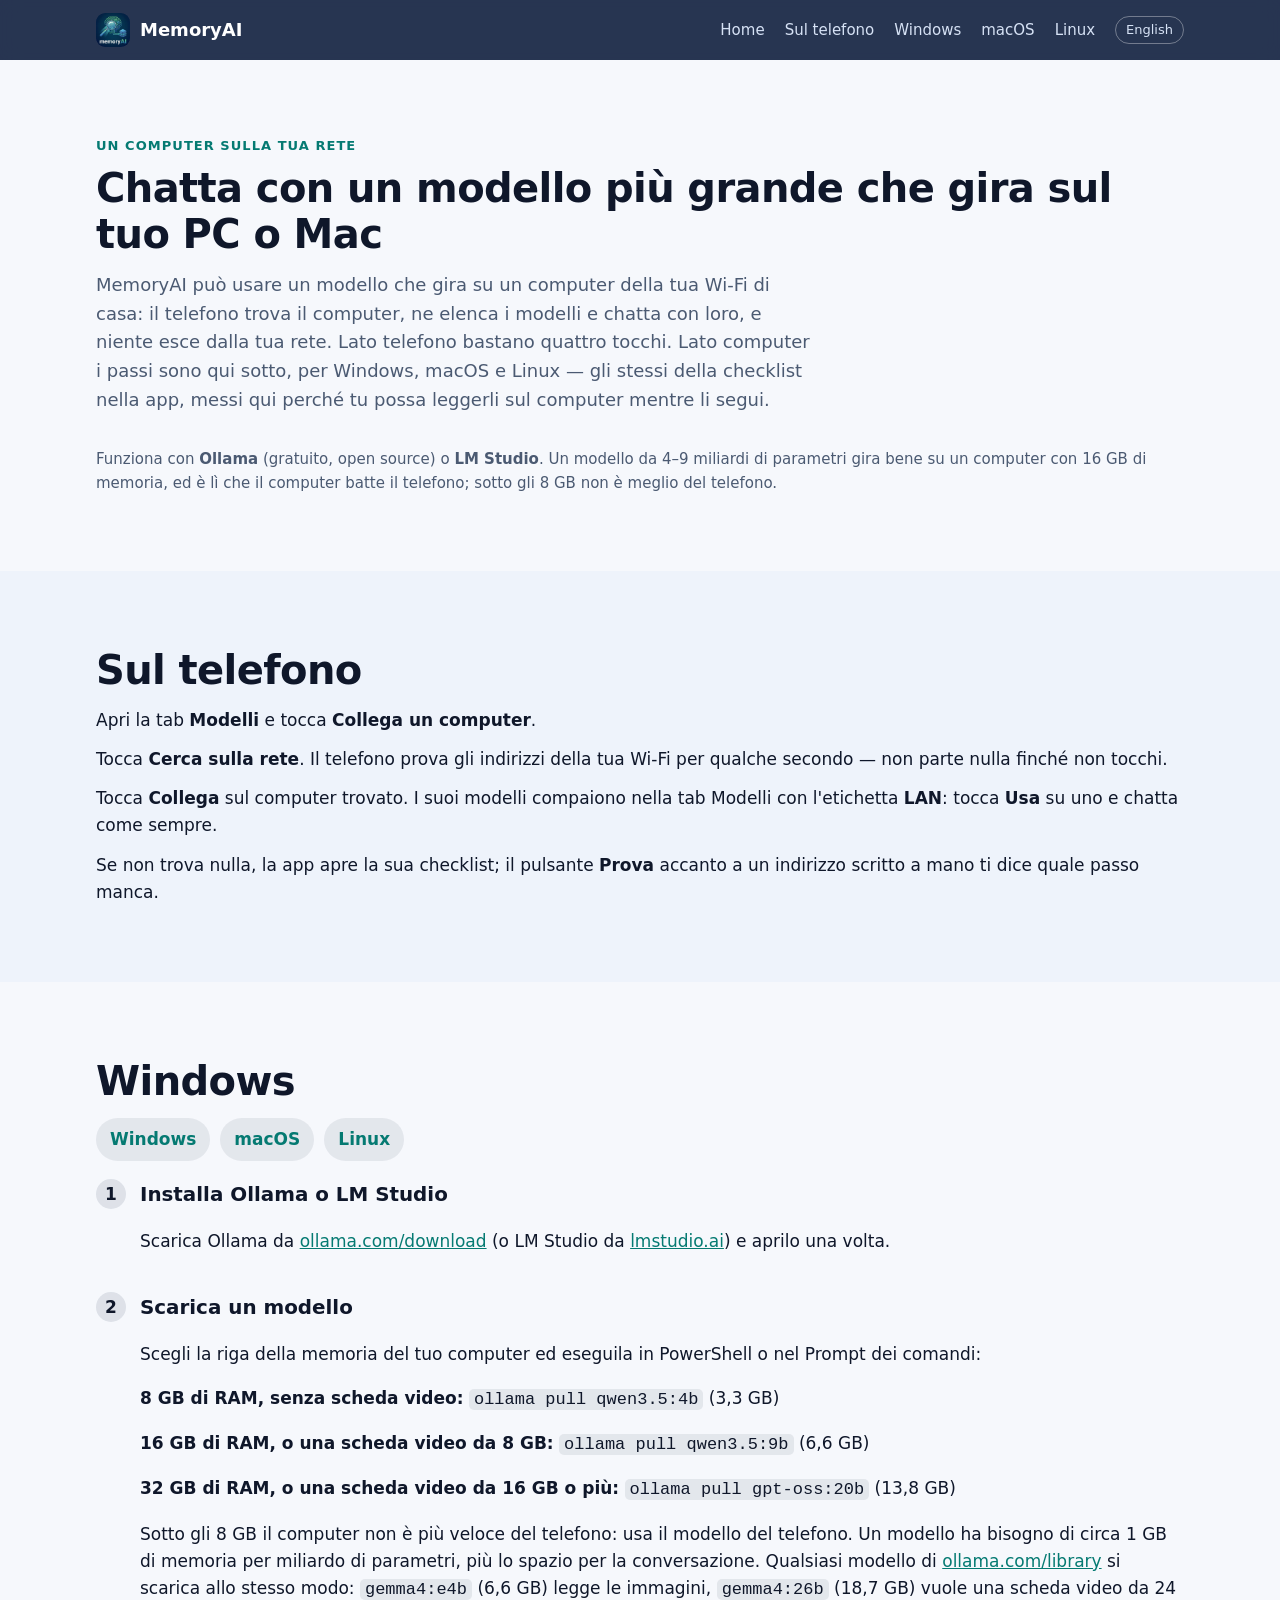
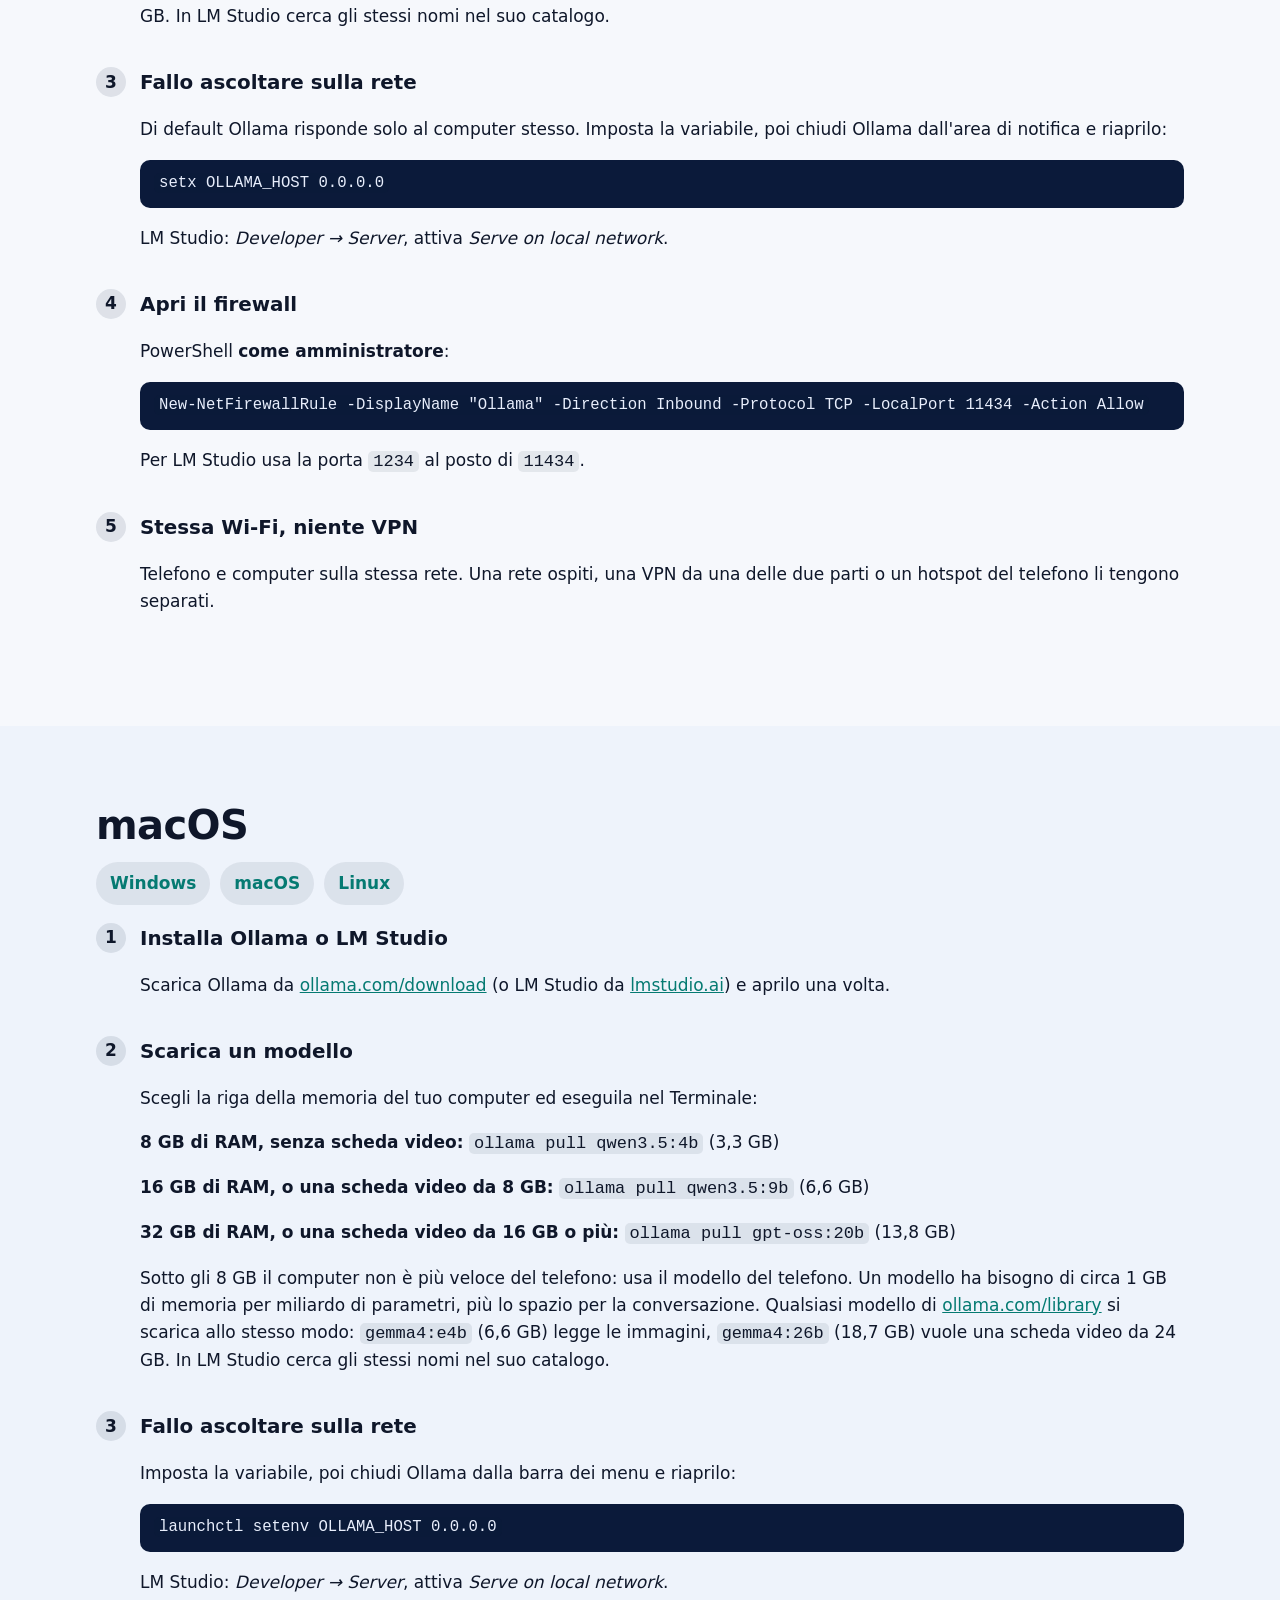
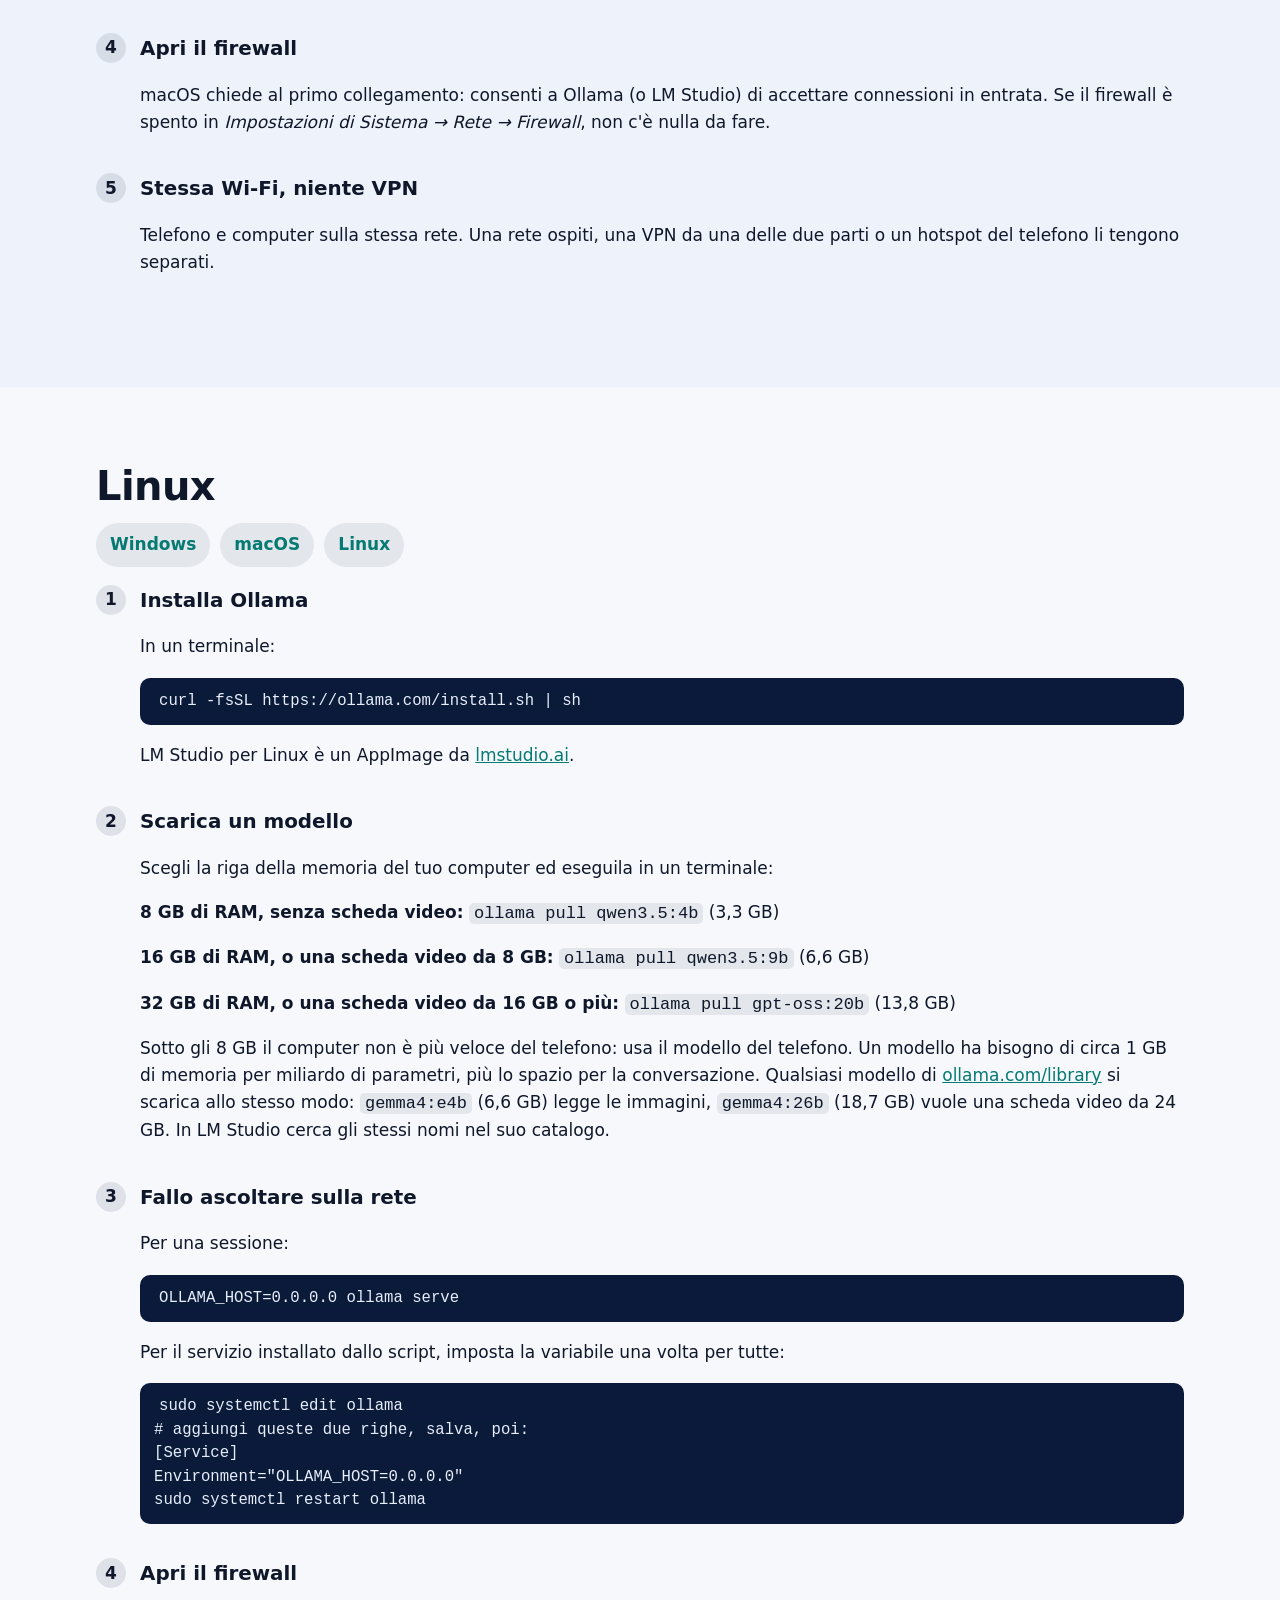
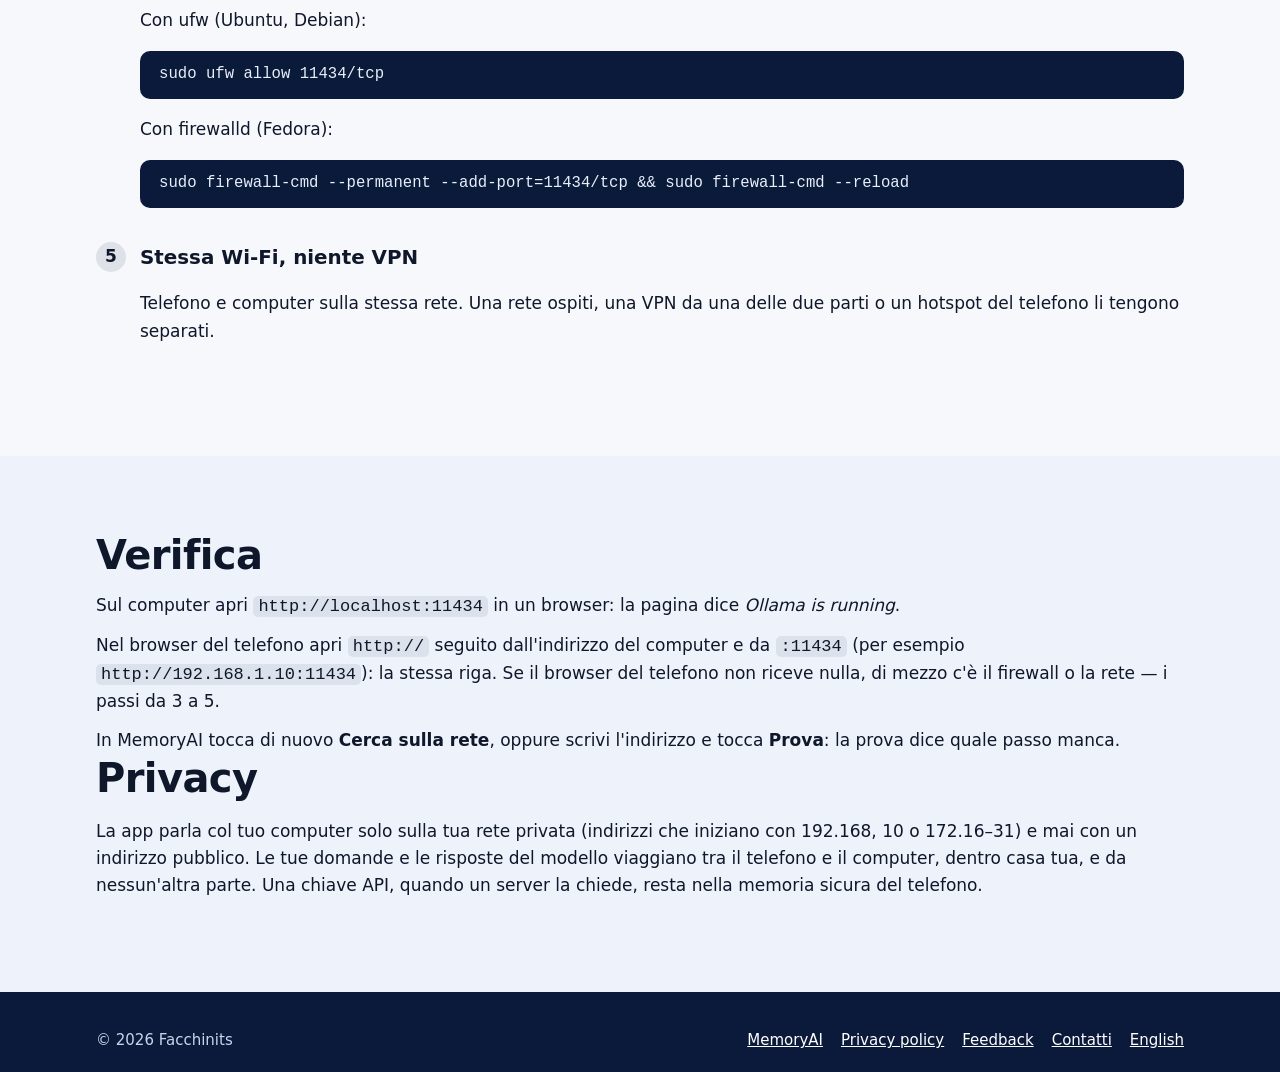
<file: it/connect/index.html>
<!doctype html>
<html lang="it">
<head>
  <meta charset="utf-8">
  <meta name="viewport" content="width=device-width, initial-scale=1">
  <title>Collega il tuo computer — MemoryAI</title>
  <meta name="description" content="Chatta da MemoryAI con un modello più grande che gira sul tuo PC o Mac: come preparare Ollama o LM Studio su Windows, macOS e Linux perché il telefono lo trovi sulla Wi‑Fi di casa.">
  <meta name="theme-color" content="#0b1a3a">
  <link rel="icon" type="image/png" sizes="64x64" href="../../assets/img/icon-64.png">
  <link rel="apple-touch-icon" href="../../assets/img/icon-192.png">
  <link rel="canonical" href="https://alessandrofacchini.github.io/memoryai/it/connect/">
  <link rel="alternate" hreflang="en" href="https://alessandrofacchini.github.io/memoryai/connect/">
  <link rel="alternate" hreflang="it" href="https://alessandrofacchini.github.io/memoryai/it/connect/">
  <link rel="alternate" hreflang="x-default" href="https://alessandrofacchini.github.io/memoryai/connect/">
  <meta property="og:type" content="article">
  <meta property="og:url" content="https://alessandrofacchini.github.io/memoryai/it/connect/">
  <meta property="og:title" content="Collega il tuo computer — MemoryAI">
  <meta property="og:description" content="Prepara Ollama o LM Studio su Windows, macOS o Linux e chatta con i suoi modelli da MemoryAI sulla Wi‑Fi di casa.">
  <meta property="og:image" content="https://alessandrofacchini.github.io/memoryai/assets/img/icon-512.png">
  <link rel="stylesheet" href="../../assets/style.css">
  <style>
    pre { background: #0b1a3a; color: #e8eefc; padding: 12px 14px; border-radius: 10px; overflow-x: auto; font-size: 0.92em; line-height: 1.5; margin: 8px 0 14px; }
    code { font-family: ui-monospace, SFMono-Regular, Menlo, Consolas, monospace; }
    p code, li code { background: rgba(11,26,58,.08); padding: 1px 5px; border-radius: 5px; }
    .steps { counter-reset: step; list-style: none; padding: 0; margin: 0; }
    .steps > li { counter-increment: step; position: relative; padding: 0 0 18px 44px; }
    .steps > li::before { content: counter(step); position: absolute; left: 0; top: 0; width: 30px; height: 30px; border-radius: 50%; background: rgba(11,26,58,.1); display: flex; align-items: center; justify-content: center; font-weight: 600; }
    .steps h3 { margin: 2px 0 6px; }
    .os-nav { display: flex; flex-wrap: wrap; gap: 10px; margin: 0 0 18px; }
    .os-nav a { padding: 8px 14px; border-radius: 999px; background: rgba(11,26,58,.08); text-decoration: none; font-weight: 600; }
  </style>
</head>
<body>
<header class="site-header">
  <div class="wrap">
    <a class="brand" href="../index.html"><img src="../../assets/img/icon-192.png" alt="" width="34" height="34">MemoryAI</a>
    <nav class="nav" aria-label="Principale">
      <a href="../index.html">Home</a>
      <a href="#phone">Sul telefono</a>
      <a href="#windows">Windows</a>
      <a href="#macos">macOS</a>
      <a href="#linux">Linux</a>
      <a class="lang" href="../../connect/index.html" hreflang="en" lang="en">English</a>
    </nav>
  </div>
</header>

<main>
  <section aria-labelledby="title">
    <div class="wrap">
      <p class="kicker">Un computer sulla tua rete</p>
      <h2 id="title">Chatta con un modello più grande che gira sul tuo PC o Mac</h2>
      <p class="intro">MemoryAI può usare un modello che gira su un computer della tua Wi‑Fi di casa: il telefono trova il computer, ne elenca i modelli e chatta con loro, e niente esce dalla tua rete. Lato telefono bastano quattro tocchi. Lato computer i passi sono qui sotto, per Windows, macOS e Linux — gli stessi della checklist nella app, messi qui perché tu possa leggerli sul computer mentre li segui.</p>
      <p class="note">Funziona con <strong>Ollama</strong> (gratuito, open source) o <strong>LM Studio</strong>. Un modello da 4–9 miliardi di parametri gira bene su un computer con 16 GB di memoria, ed è lì che il computer batte il telefono; sotto gli 8 GB non è meglio del telefono.</p>
    </div>
  </section>

  <section id="phone" class="alt" aria-labelledby="phone-title">
    <div class="wrap">
      <h2 id="phone-title">Sul telefono</h2>
      <ul class="checks">
        <li><span>Apri la tab <strong>Modelli</strong> e tocca <strong>Collega un computer</strong>.</span></li>
        <li><span>Tocca <strong>Cerca sulla rete</strong>. Il telefono prova gli indirizzi della tua Wi‑Fi per qualche secondo — non parte nulla finché non tocchi.</span></li>
        <li><span>Tocca <strong>Collega</strong> sul computer trovato. I suoi modelli compaiono nella tab Modelli con l'etichetta <strong>LAN</strong>: tocca <strong>Usa</strong> su uno e chatta come sempre.</span></li>
        <li><span>Se non trova nulla, la app apre la sua checklist; il pulsante <strong>Prova</strong> accanto a un indirizzo scritto a mano ti dice quale passo manca.</span></li>
      </ul>
    </div>
  </section>

  <section id="windows" aria-labelledby="windows-title">
    <div class="wrap">
      <h2 id="windows-title">Windows</h2>
      <nav class="os-nav" aria-label="Sistema operativo"><a href="#windows">Windows</a><a href="#macos">macOS</a><a href="#linux">Linux</a></nav>
      <ol class="steps">
        <li><h3>Installa Ollama o LM Studio</h3><p>Scarica Ollama da <a href="https://ollama.com/download">ollama.com/download</a> (o LM Studio da <a href="https://lmstudio.ai">lmstudio.ai</a>) e aprilo una volta.</p></li>
        <li><h3>Scarica un modello</h3><p>Scegli la riga della memoria del tuo computer ed eseguila in PowerShell o nel Prompt dei comandi:</p><p><strong>8 GB di RAM, senza scheda video:</strong> <code>ollama pull qwen3.5:4b</code> (3,3 GB)</p><p><strong>16 GB di RAM, o una scheda video da 8 GB:</strong> <code>ollama pull qwen3.5:9b</code> (6,6 GB)</p><p><strong>32 GB di RAM, o una scheda video da 16 GB o più:</strong> <code>ollama pull gpt-oss:20b</code> (13,8 GB)</p><p>Sotto gli 8 GB il computer non è più veloce del telefono: usa il modello del telefono. Un modello ha bisogno di circa 1 GB di memoria per miliardo di parametri, più lo spazio per la conversazione. Qualsiasi modello di <a href="https://ollama.com/library">ollama.com/library</a> si scarica allo stesso modo: <code>gemma4:e4b</code> (6,6 GB) legge le immagini, <code>gemma4:26b</code> (18,7 GB) vuole una scheda video da 24 GB. In LM Studio cerca gli stessi nomi nel suo catalogo.</p></li>
        <li><h3>Fallo ascoltare sulla rete</h3><p>Di default Ollama risponde solo al computer stesso. Imposta la variabile, poi chiudi Ollama dall'area di notifica e riaprilo:</p><pre><code>setx OLLAMA_HOST 0.0.0.0</code></pre><p>LM Studio: <em>Developer → Server</em>, attiva <em>Serve on local network</em>.</p></li>
        <li><h3>Apri il firewall</h3><p>PowerShell <strong>come amministratore</strong>:</p><pre><code>New-NetFirewallRule -DisplayName "Ollama" -Direction Inbound -Protocol TCP -LocalPort 11434 -Action Allow</code></pre><p>Per LM Studio usa la porta <code>1234</code> al posto di <code>11434</code>.</p></li>
        <li><h3>Stessa Wi‑Fi, niente VPN</h3><p>Telefono e computer sulla stessa rete. Una rete ospiti, una VPN da una delle due parti o un hotspot del telefono li tengono separati.</p></li>
      </ol>
    </div>
  </section>

  <section id="macos" class="alt" aria-labelledby="macos-title">
    <div class="wrap">
      <h2 id="macos-title">macOS</h2>
      <nav class="os-nav" aria-label="Sistema operativo"><a href="#windows">Windows</a><a href="#macos">macOS</a><a href="#linux">Linux</a></nav>
      <ol class="steps">
        <li><h3>Installa Ollama o LM Studio</h3><p>Scarica Ollama da <a href="https://ollama.com/download">ollama.com/download</a> (o LM Studio da <a href="https://lmstudio.ai">lmstudio.ai</a>) e aprilo una volta.</p></li>
        <li><h3>Scarica un modello</h3><p>Scegli la riga della memoria del tuo computer ed eseguila nel Terminale:</p><p><strong>8 GB di RAM, senza scheda video:</strong> <code>ollama pull qwen3.5:4b</code> (3,3 GB)</p><p><strong>16 GB di RAM, o una scheda video da 8 GB:</strong> <code>ollama pull qwen3.5:9b</code> (6,6 GB)</p><p><strong>32 GB di RAM, o una scheda video da 16 GB o più:</strong> <code>ollama pull gpt-oss:20b</code> (13,8 GB)</p><p>Sotto gli 8 GB il computer non è più veloce del telefono: usa il modello del telefono. Un modello ha bisogno di circa 1 GB di memoria per miliardo di parametri, più lo spazio per la conversazione. Qualsiasi modello di <a href="https://ollama.com/library">ollama.com/library</a> si scarica allo stesso modo: <code>gemma4:e4b</code> (6,6 GB) legge le immagini, <code>gemma4:26b</code> (18,7 GB) vuole una scheda video da 24 GB. In LM Studio cerca gli stessi nomi nel suo catalogo.</p></li>
        <li><h3>Fallo ascoltare sulla rete</h3><p>Imposta la variabile, poi chiudi Ollama dalla barra dei menu e riaprilo:</p><pre><code>launchctl setenv OLLAMA_HOST 0.0.0.0</code></pre><p>LM Studio: <em>Developer → Server</em>, attiva <em>Serve on local network</em>.</p></li>
        <li><h3>Apri il firewall</h3><p>macOS chiede al primo collegamento: consenti a Ollama (o LM Studio) di accettare connessioni in entrata. Se il firewall è spento in <em>Impostazioni di Sistema → Rete → Firewall</em>, non c'è nulla da fare.</p></li>
        <li><h3>Stessa Wi‑Fi, niente VPN</h3><p>Telefono e computer sulla stessa rete. Una rete ospiti, una VPN da una delle due parti o un hotspot del telefono li tengono separati.</p></li>
      </ol>
    </div>
  </section>

  <section id="linux" aria-labelledby="linux-title">
    <div class="wrap">
      <h2 id="linux-title">Linux</h2>
      <nav class="os-nav" aria-label="Sistema operativo"><a href="#windows">Windows</a><a href="#macos">macOS</a><a href="#linux">Linux</a></nav>
      <ol class="steps">
        <li><h3>Installa Ollama</h3><p>In un terminale:</p><pre><code>curl -fsSL https://ollama.com/install.sh | sh</code></pre><p>LM Studio per Linux è un AppImage da <a href="https://lmstudio.ai">lmstudio.ai</a>.</p></li>
        <li><h3>Scarica un modello</h3><p>Scegli la riga della memoria del tuo computer ed eseguila in un terminale:</p><p><strong>8 GB di RAM, senza scheda video:</strong> <code>ollama pull qwen3.5:4b</code> (3,3 GB)</p><p><strong>16 GB di RAM, o una scheda video da 8 GB:</strong> <code>ollama pull qwen3.5:9b</code> (6,6 GB)</p><p><strong>32 GB di RAM, o una scheda video da 16 GB o più:</strong> <code>ollama pull gpt-oss:20b</code> (13,8 GB)</p><p>Sotto gli 8 GB il computer non è più veloce del telefono: usa il modello del telefono. Un modello ha bisogno di circa 1 GB di memoria per miliardo di parametri, più lo spazio per la conversazione. Qualsiasi modello di <a href="https://ollama.com/library">ollama.com/library</a> si scarica allo stesso modo: <code>gemma4:e4b</code> (6,6 GB) legge le immagini, <code>gemma4:26b</code> (18,7 GB) vuole una scheda video da 24 GB. In LM Studio cerca gli stessi nomi nel suo catalogo.</p></li>
        <li><h3>Fallo ascoltare sulla rete</h3><p>Per una sessione:</p><pre><code>OLLAMA_HOST=0.0.0.0 ollama serve</code></pre><p>Per il servizio installato dallo script, imposta la variabile una volta per tutte:</p><pre><code>sudo systemctl edit ollama
# aggiungi queste due righe, salva, poi:
[Service]
Environment="OLLAMA_HOST=0.0.0.0"
sudo systemctl restart ollama</code></pre></li>
        <li><h3>Apri il firewall</h3><p>Con ufw (Ubuntu, Debian):</p><pre><code>sudo ufw allow 11434/tcp</code></pre><p>Con firewalld (Fedora):</p><pre><code>sudo firewall-cmd --permanent --add-port=11434/tcp &amp;&amp; sudo firewall-cmd --reload</code></pre></li>
        <li><h3>Stessa Wi‑Fi, niente VPN</h3><p>Telefono e computer sulla stessa rete. Una rete ospiti, una VPN da una delle due parti o un hotspot del telefono li tengono separati.</p></li>
      </ol>
    </div>
  </section>

  <section class="alt" aria-labelledby="check-title">
    <div class="wrap">
      <h2 id="check-title">Verifica</h2>
      <ul class="checks">
        <li><span>Sul computer apri <code>http://localhost:11434</code> in un browser: la pagina dice <em>Ollama is running</em>.</span></li>
        <li><span>Nel browser del telefono apri <code>http://</code> seguito dall'indirizzo del computer e da <code>:11434</code> (per esempio <code>http://192.168.1.10:11434</code>): la stessa riga. Se il browser del telefono non riceve nulla, di mezzo c'è il firewall o la rete — i passi da 3 a 5.</span></li>
        <li><span>In MemoryAI tocca di nuovo <strong>Cerca sulla rete</strong>, oppure scrivi l'indirizzo e tocca <strong>Prova</strong>: la prova dice quale passo manca.</span></li>
      </ul>
      <h2>Privacy</h2>
      <p>La app parla col tuo computer solo sulla tua rete privata (indirizzi che iniziano con 192.168, 10 o 172.16–31) e mai con un indirizzo pubblico. Le tue domande e le risposte del modello viaggiano tra il telefono e il computer, dentro casa tua, e da nessun'altra parte. Una chiave API, quando un server la chiede, resta nella memoria sicura del telefono.</p>
    </div>
  </section>
</main>

<footer class="site-footer">
  <div class="wrap">
    <span>© 2026 Facchinits</span>
    <nav aria-label="Piè di pagina">
      <a href="../index.html">MemoryAI</a>
      <a href="https://alessandrofacchini.github.io/memoryai-privacy/">Privacy policy</a>
      <a href="https://github.com/alessandrofacchini/memoryai-feedback">Feedback</a>
      <a href="mailto:postmaster@facchinits.it">Contatti</a>
      <a href="../../connect/index.html" hreflang="en" lang="en">English</a>
    </nav>
  </div>
</footer>
</body>
</html>
</file>
<file: assets/style.css>
:root {
  --bg: #f6f8fc;
  --surface: #ffffff;
  --surface-2: #eef3fb;
  --text: #0f172a;
  --muted: #4b5a72;
  --line: #dde5f0;
  --navy: #0b1a3a;
  --navy-2: #12305e;
  --accent: #0fb5a8;
  --accent-ink: #057a72;
  --amber: #f2a516;
  --radius: 18px;
  --shadow: 0 18px 50px -24px rgba(11, 26, 58, 0.35);
  --font: system-ui, -apple-system, "Segoe UI", Roboto, "Helvetica Neue", Arial, sans-serif;
}

@media (prefers-color-scheme: dark) {
  :root {
    --bg: #080f20;
    --surface: #0f1a33;
    --surface-2: #13213f;
    --text: #e7edf7;
    --muted: #a3b2c9;
    --line: #1f2d4d;
    --accent-ink: #4fe0d4;
    --shadow: 0 18px 50px -24px rgba(0, 0, 0, 0.7);
  }
}

*, *::before, *::after { box-sizing: border-box; }

html { scroll-behavior: smooth; -webkit-text-size-adjust: 100%; }

body {
  margin: 0;
  background: var(--bg);
  color: var(--text);
  font-family: var(--font);
  font-size: 17px;
  line-height: 1.6;
}

img { max-width: 100%; height: auto; }

a { color: var(--accent-ink); }

.wrap { width: 100%; max-width: 1120px; margin: 0 auto; padding: 0 16px; }

.sr-only {
  position: absolute; width: 1px; height: 1px; padding: 0; margin: -1px;
  overflow: hidden; clip: rect(0, 0, 0, 0); white-space: nowrap; border: 0;
}

.ic { width: 24px; height: 24px; fill: none; stroke: currentColor; stroke-width: 2; stroke-linecap: round; stroke-linejoin: round; flex: none; }

/* Header */
.site-header {
  position: sticky; top: 0; z-index: 10;
  background: color-mix(in srgb, var(--navy) 88%, transparent);
  backdrop-filter: saturate(1.4) blur(10px);
  -webkit-backdrop-filter: saturate(1.4) blur(10px);
  color: #fff;
}
.site-header .wrap { display: flex; align-items: center; gap: 16px; min-height: 60px; }
.brand { display: flex; align-items: center; gap: 10px; color: #fff; text-decoration: none; font-weight: 700; font-size: 18px; }
.brand img { width: 34px; height: 34px; border-radius: 9px; }
.nav { display: flex; gap: 20px; margin-left: auto; align-items: center; }
.nav a { color: #d6e2f5; text-decoration: none; font-size: 15px; }
.nav a:hover { color: #fff; }
.lang { border: 1px solid rgba(255, 255, 255, 0.35); border-radius: 999px; padding: 3px 10px; font-size: 13px !important; }

@media (max-width: 720px) {
  .nav a:not(.lang) { display: none; }
}

/* Hero */
.hero {
  background:
    radial-gradient(900px 420px at 85% 10%, rgba(15, 181, 168, 0.35), transparent 60%),
    radial-gradient(700px 380px at 0% 100%, rgba(34, 125, 238, 0.28), transparent 60%),
    linear-gradient(160deg, var(--navy) 0%, var(--navy-2) 100%);
  color: #fff;
  overflow: hidden;
}
.hero .wrap { display: grid; grid-template-columns: 1.15fr 0.85fr; gap: 40px; align-items: center; padding-top: 64px; padding-bottom: 72px; }
.eyebrow { display: inline-flex; flex-wrap: wrap; gap: 8px; margin: 0 0 18px; padding: 0; list-style: none; }
.eyebrow li { background: rgba(255, 255, 255, 0.12); border: 1px solid rgba(255, 255, 255, 0.18); border-radius: 999px; padding: 4px 12px; font-size: 14px; }
.hero h1 { font-size: clamp(34px, 5vw, 56px); line-height: 1.08; letter-spacing: -0.02em; margin: 0 0 18px; }
.hero h1 span { color: #5ff0e2; }
.hero p.lead { font-size: clamp(17px, 2vw, 20px); color: #d3def0; margin: 0 0 28px; max-width: 36em; }
.stores { display: flex; flex-wrap: wrap; gap: 12px; }
.btn {
  display: inline-flex; align-items: center; gap: 10px;
  border-radius: 14px; padding: 12px 18px; text-decoration: none; font-weight: 650;
  transition: transform 0.15s ease, box-shadow 0.15s ease;
}
.btn:hover { transform: translateY(-1px); }
.btn small { display: block; font-weight: 500; font-size: 12px; opacity: 0.8; line-height: 1.1; }
.btn .t { display: block; line-height: 1.15; }
.btn-light { background: #fff; color: var(--navy); box-shadow: 0 10px 30px -12px rgba(0, 0, 0, 0.6); }
.btn-ghost { background: rgba(255, 255, 255, 0.08); color: #fff; border: 1px solid rgba(255, 255, 255, 0.35); }
.req { margin: 18px 0 0; font-size: 14px; color: #aebfdb; }

.phone {
  justify-self: center;
  width: min(280px, 72vw);
  border-radius: 40px;
  padding: 10px;
  background: #050b18;
  box-shadow: 0 40px 80px -30px rgba(0, 0, 0, 0.75), inset 0 0 0 2px #24324f;
  transform: rotate(-3deg);
}
.phone img { display: block; width: 100%; border-radius: 31px; }

@media (max-width: 860px) {
  .hero .wrap { grid-template-columns: 1fr; padding-top: 44px; padding-bottom: 56px; }
  .phone { transform: none; }
}

/* Sections */
section { padding: 76px 0; }
section.alt { background: var(--surface-2); }
.kicker { color: var(--accent-ink); font-weight: 700; letter-spacing: 0.08em; text-transform: uppercase; font-size: 13px; margin: 0 0 8px; }
h2 { font-size: clamp(28px, 3.6vw, 40px); line-height: 1.15; letter-spacing: -0.015em; margin: 0 0 14px; }
.intro { color: var(--muted); font-size: 18px; max-width: 40em; margin: 0 0 32px; }

.split { display: grid; grid-template-columns: 1fr 1fr; gap: 40px; align-items: center; }
@media (max-width: 860px) { .split { grid-template-columns: 1fr; } }

.panel {
  background: var(--surface); border: 1px solid var(--line); border-radius: var(--radius);
  padding: 26px; box-shadow: var(--shadow);
}

.offline-card { display: grid; gap: 14px; }
.offline-card .row { display: flex; gap: 14px; align-items: flex-start; }
.offline-card .badge {
  display: grid; place-items: center; width: 44px; height: 44px; border-radius: 12px;
  background: color-mix(in srgb, var(--accent) 16%, transparent); color: var(--accent-ink); flex: none;
}
.offline-card h3 { margin: 0 0 2px; font-size: 17px; }
.offline-card p { margin: 0; color: var(--muted); font-size: 15.5px; }

.checks { list-style: none; margin: 0; padding: 0; display: grid; gap: 12px; }
.checks li { display: flex; gap: 12px; align-items: flex-start; }
.checks .ic { color: var(--accent-ink); margin-top: 3px; width: 20px; height: 20px; }

.kid .panel { border-top: 4px solid var(--amber); }
.quote {
  margin: 0; padding: 16px 18px; border-radius: 14px; background: var(--surface-2);
  border-left: 4px solid var(--amber); font-style: italic;
}
.note { color: var(--muted); font-size: 15px; margin: 16px 0 0; }

.grid { display: grid; grid-template-columns: repeat(auto-fit, minmax(240px, 1fr)); gap: 18px; }
.card {
  background: var(--surface); border: 1px solid var(--line); border-radius: var(--radius); padding: 22px;
}
.card .ic { color: var(--accent-ink); width: 28px; height: 28px; margin-bottom: 10px; }
.card h3 { margin: 0 0 6px; font-size: 18px; }
.card p { margin: 0; color: var(--muted); font-size: 15.5px; }

/* Video */
.video { margin: 40px 0 0; }
.video video {
  display: block; width: 100%; height: auto; aspect-ratio: 16 / 9;
  border-radius: var(--radius); background: #050b18; box-shadow: var(--shadow);
}
.video figcaption { color: var(--muted); font-size: 15px; margin-top: 10px; }

/* Gallery */
.gallery {
  display: grid; grid-auto-flow: column; grid-auto-columns: min(230px, 62vw); gap: 18px;
  overflow-x: auto; padding: 6px 2px 18px; scroll-snap-type: x mandatory;
}
.gallery figure { margin: 0; scroll-snap-align: start; }
.gallery img {
  display: block; width: 100%; border-radius: 22px; border: 1px solid var(--line);
  box-shadow: var(--shadow); background: var(--surface);
}

/* FAQ */
.faq { display: grid; gap: 12px; max-width: 820px; }
.faq details { background: var(--surface); border: 1px solid var(--line); border-radius: 14px; padding: 16px 18px; }
.faq summary { cursor: pointer; font-weight: 650; list-style: none; display: flex; justify-content: space-between; gap: 12px; }
.faq summary::-webkit-details-marker { display: none; }
.faq summary::after { content: "+"; color: var(--accent-ink); font-weight: 700; }
.faq details[open] summary::after { content: "–"; }
.faq details p { margin: 10px 0 0; color: var(--muted); }

/* CTA + footer */
.cta { text-align: center; }
.cta .stores { justify-content: center; }
.cta .btn-light { background: var(--navy); color: #fff; }
.cta .btn-ghost { background: transparent; color: var(--text); border-color: var(--line); }
.cta .listed { color: var(--muted); font-size: 15px; margin: 32px 0 10px; }
.cta .badge-link { display: inline-block; border-radius: 9px; }
.cta .badge-link img { display: block; }

.site-footer { background: var(--navy); color: #c7d4ea; padding: 36px 0; font-size: 15px; }
.site-footer .wrap { display: flex; flex-wrap: wrap; gap: 14px 24px; align-items: center; justify-content: space-between; }
.site-footer a { color: #fff; }
.site-footer nav { display: flex; flex-wrap: wrap; gap: 8px 18px; }

:focus-visible { outline: 3px solid #5ff0e2; outline-offset: 2px; border-radius: 6px; }

@media (prefers-reduced-motion: reduce) {
  html { scroll-behavior: auto; }
  .btn { transition: none; }
}
</file>
